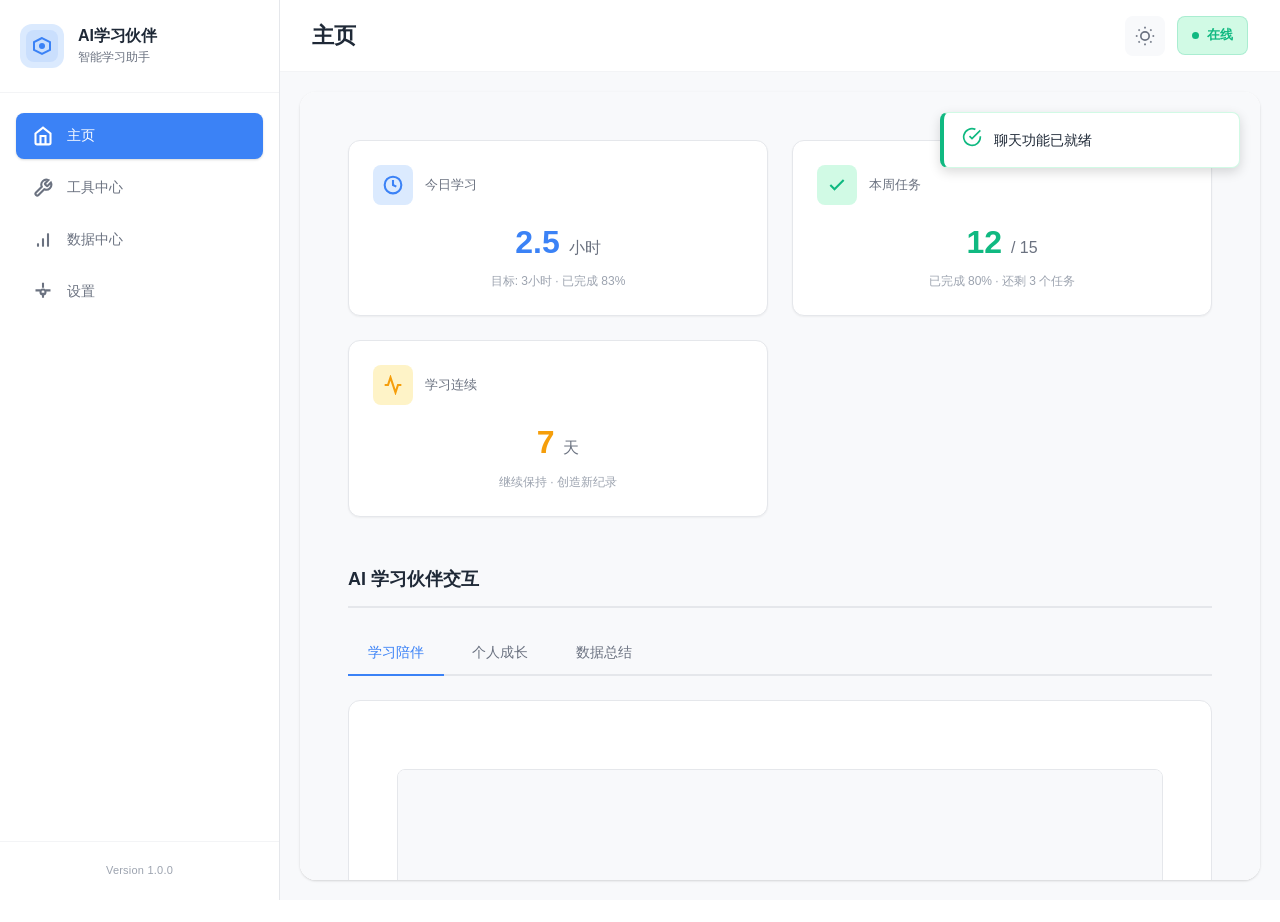
<file: index.html>
<!DOCTYPE html>
<html lang="zh-CN">
<head>
  <meta charset="UTF-8">
  <meta name="viewport" content="width=device-width, initial-scale=1.0">
  <meta name="color-scheme" content="light dark">
  <title>AI学习伙伴</title>
  <link rel="stylesheet" href="./assets/css/base.css">
  <link rel="stylesheet" href="./assets/css/app.css">
</head>
<body>
  <div class="app-shell">
    <!-- 侧边栏导航 -->
    <aside class="sidebar">
      <div class="brand">
        <div class="brand-logo">
          <svg width="32" height="32" viewBox="0 0 32 32" fill="none">
            <rect width="32" height="32" rx="8" fill="currentColor" opacity="0.1"/>
            <path d="M16 8L8 12V20L16 24L24 20V12L16 8Z" stroke="currentColor" stroke-width="2" fill="none"/>
            <circle cx="16" cy="16" r="3" fill="currentColor"/>
          </svg>
        </div>
        <div class="brand-info">
          <div class="brand-title">AI学习伙伴</div>
          <div class="brand-subtitle">智能学习助手</div>
        </div>
      </div>

      <nav class="nav">
        <button class="nav-item active" data-page="home">
          <svg class="nav-icon" viewBox="0 0 24 24" fill="none" stroke="currentColor" stroke-width="2">
            <path d="M3 9l9-7 9 7v11a2 2 0 0 1-2 2H5a2 2 0 0 1-2-2z"/>
            <polyline points="9 22 9 12 15 12 15 22"/>
          </svg>
          <span>主页</span>
        </button>
        <button class="nav-item" data-page="tools">
          <svg class="nav-icon" viewBox="0 0 24 24" fill="none" stroke="currentColor" stroke-width="2">
            <path d="M14.7 6.3a1 1 0 0 0 0 1.4l1.6 1.6a1 1 0 0 0 1.4 0l3.77-3.77a6 6 0 0 1-7.94 7.94l-6.91 6.91a2.12 2.12 0 0 1-3-3l6.91-6.91a6 6 0 0 1 7.94-7.94l-3.76 3.76z"/>
          </svg>
          <span>工具中心</span>
        </button>
        <button class="nav-item" data-page="data">
          <svg class="nav-icon" viewBox="0 0 24 24" fill="none" stroke="currentColor" stroke-width="2">
            <line x1="12" y1="20" x2="12" y2="10"/>
            <line x1="18" y1="20" x2="18" y2="4"/>
            <line x1="6" y1="20" x2="6" y2="16"/>
          </svg>
          <span>数据中心</span>
        </button>
        <button class="nav-item" data-page="settings">
          <svg class="nav-icon" viewBox="0 0 24 24" fill="none" stroke="currentColor" stroke-width="2">
            <circle cx="12" cy="12" r="3"/>
            <path d="M12 1v6m0 6v6m9-9h-6m-6 0H3"/>
          </svg>
          <span>设置</span>
        </button>
      </nav>

      <div class="sidebar-footer">
        <div class="version">Version 1.0.0</div>
      </div>
    </aside>

    <!-- 主内容区 -->
    <div class="main">
      <header class="topbar">
        <div class="topbar-left">
          <h1 class="page-title" id="page-title">主页</h1>
        </div>
        <div class="topbar-right">
          <button class="btn-icon" id="theme-toggle" title="切换主题">
            <svg class="theme-icon" viewBox="0 0 24 24" fill="none" stroke="currentColor" stroke-width="2">
              <circle cx="12" cy="12" r="5"/>
              <line x1="12" y1="1" x2="12" y2="3"/>
              <line x1="12" y1="21" x2="12" y2="23"/>
              <line x1="4.22" y1="4.22" x2="5.64" y2="5.64"/>
              <line x1="18.36" y1="18.36" x2="19.78" y2="19.78"/>
              <line x1="1" y1="12" x2="3" y2="12"/>
              <line x1="21" y1="12" x2="23" y2="12"/>
              <line x1="4.22" y1="19.78" x2="5.64" y2="18.36"/>
              <line x1="18.36" y1="5.64" x2="19.78" y2="4.22"/>
            </svg>
          </button>
          <div class="status-badge" id="status">
            <span class="status-dot"></span>
            <span>在线</span>
          </div>
        </div>
      </header>

      <main class="content">
        <div class="iframe-container">
          <iframe id="content-frame" src="./pages/home.html"></iframe>
          <div class="loading" id="loading">
            <div class="spinner"></div>
            <div class="loading-text">加载中...</div>
          </div>
        </div>
      </main>
    </div>
  </div>

  <script type="module" src="./assets/js/main.js"></script>
</body>
</html>
""
</file>
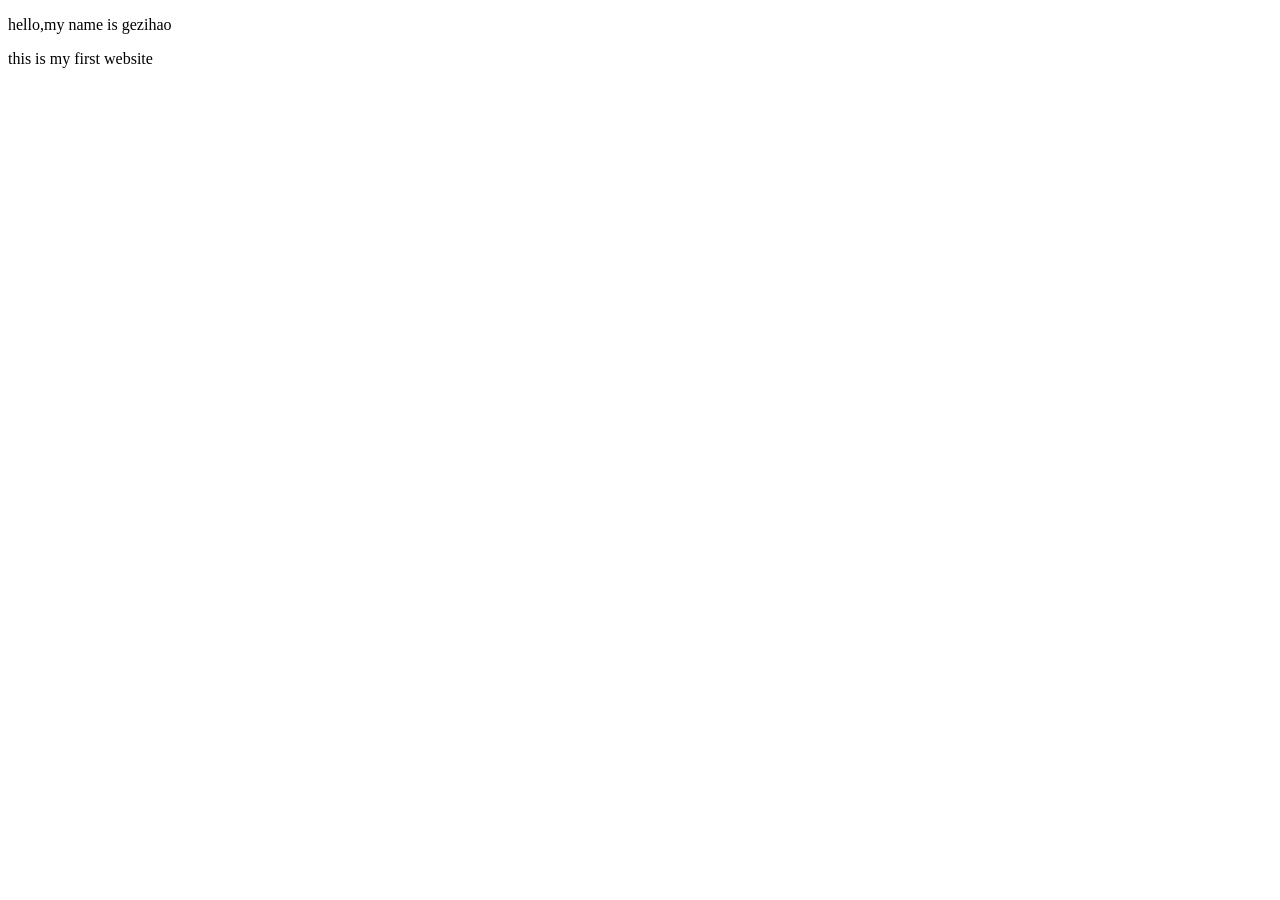
<file: test.html>
<!DOCTYPE html>
<html lang="en">
  <head>
    <meta charset="UTF-8" />
    <meta name="viewport" content="width=device-width, initial-scale=1.0" />
    <title>Document</title>
  </head>
  <body>
    <p>hello,my name is gezihao</p>
    <p>this is my first website</p>
  </body>
</html>
</file>
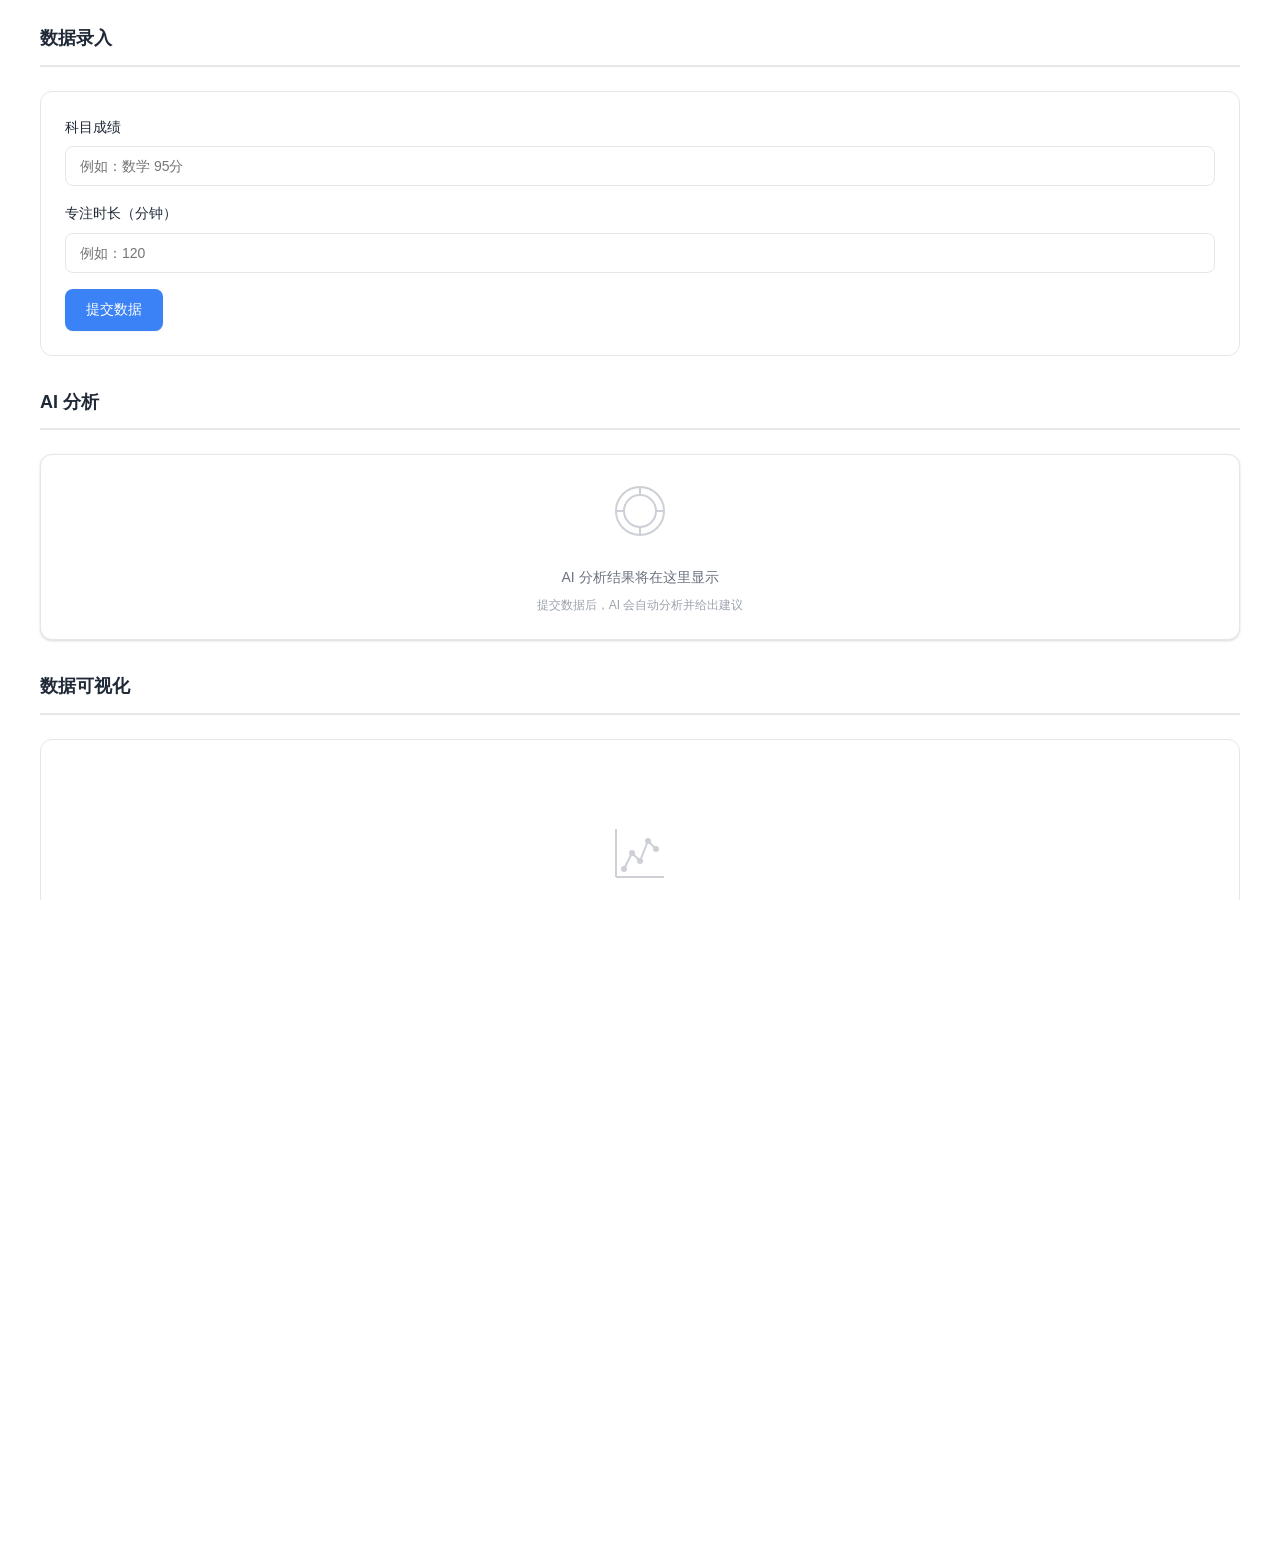
<file: pages/data.html>
<!DOCTYPE html>
<html lang="zh-CN">
<head>
  <meta charset="UTF-8">
  <meta name="viewport" content="width=device-width, initial-scale=1.0">
  <title>数据中心 - AI学习伙伴</title>
  <link rel="stylesheet" href="../assets/css/base.css">
  <link rel="stylesheet" href="../assets/css/app.css">
  <style>
    body {
      padding: var(--spacing-lg);
      overflow-y: auto;
    }

    .data-container {
      max-width: 1200px;
      margin: 0 auto;
    }

    .section {
      margin-bottom: var(--spacing-xl);
    }

    .section-title {
      font-size: 18px;
      font-weight: 600;
      margin-bottom: var(--spacing-lg);
      color: var(--text-primary);
      padding-bottom: 12px;
      border-bottom: 2px solid var(--border-color);
    }

    .data-input-area {
      background: var(--bg-primary);
      border: 1px solid var(--border-color);
      border-radius: var(--radius-lg);
      padding: var(--spacing-lg);
      margin-bottom: var(--spacing-lg);
    }

    .form-group {
      margin-bottom: var(--spacing-md);
    }

    .form-label {
      display: block;
      margin-bottom: var(--spacing-sm);
      font-size: 14px;
      font-weight: 500;
      color: var(--text-primary);
    }

    .chart-area {
      background: var(--bg-primary);
      border: 1px solid var(--border-color);
      border-radius: var(--radius-lg);
      padding: var(--spacing-lg);
      min-height: 300px;
      display: flex;
      align-items: center;
      justify-content: center;
    }

    .placeholder {
      text-align: center;
      color: var(--text-secondary);
    }

    .placeholder-icon {
      width: 64px;
      height: 64px;
      margin-bottom: var(--spacing-md);
      color: var(--text-tertiary);
      opacity: 0.5;
    }
  </style>
</head>
<body>
  <div class="data-container">
    <!-- 数据录入 -->
    <section class="section">
      <h2 class="section-title">数据录入</h2>
      <div class="data-input-area">
        <div class="form-group">
          <label class="form-label">科目成绩</label>
          <input type="text" class="input" placeholder="例如：数学 95分">
        </div>
        <div class="form-group">
          <label class="form-label">专注时长（分钟）</label>
          <input type="number" class="input" placeholder="例如：120">
        </div>
        <button class="btn btn-primary">提交数据</button>
      </div>
    </section>

    <!-- AI 分析 -->
    <section class="section">
      <h2 class="section-title">AI 分析</h2>
      <div class="card">
        <div class="placeholder">
          <svg class="placeholder-icon" viewBox="0 0 64 64" fill="none" stroke="currentColor" stroke-width="2">
            <circle cx="32" cy="32" r="24"/>
            <circle cx="32" cy="32" r="16"/>
            <line x1="32" y1="8" x2="32" y2="16"/>
            <line x1="32" y1="48" x2="32" y2="56"/>
            <line x1="8" y1="32" x2="16" y2="32"/>
            <line x1="48" y1="32" x2="56" y2="32"/>
          </svg>
          <p>AI 分析结果将在这里显示</p>
          <p style="font-size: 12px; margin-top: 8px; color: var(--text-tertiary);">提交数据后，AI 会自动分析并给出建议</p>
        </div>
      </div>
    </section>

    <!-- 数据可视化 -->
    <section class="section">
      <h2 class="section-title">数据可视化</h2>
      <div class="chart-area">
        <div class="placeholder">
          <svg class="placeholder-icon" viewBox="0 0 64 64" fill="none" stroke="currentColor" stroke-width="2">
            <line x1="8" y1="56" x2="56" y2="56"/>
            <line x1="8" y1="8" x2="8" y2="56"/>
            <polyline points="16,48 24,32 32,40 40,20 48,28"/>
            <circle cx="16" cy="48" r="2" fill="currentColor"/>
            <circle cx="24" cy="32" r="2" fill="currentColor"/>
            <circle cx="32" cy="40" r="2" fill="currentColor"/>
            <circle cx="40" cy="20" r="2" fill="currentColor"/>
            <circle cx="48" cy="28" r="2" fill="currentColor"/>
          </svg>
          <p>图表将在这里显示</p>
          <p style="font-size: 12px; margin-top: 8px; color: var(--text-tertiary);">可以使用 Chart.js 或 ECharts 实现</p>
        </div>
      </div>
    </section>

    <!-- 学习数据展示 -->
    <section class="section">
      <h2 class="section-title">学习数据展示</h2>
      <div class="grid grid-3">
        <div class="card">
          <div class="card-title">科目成绩变化</div>
          <div class="placeholder">
            <p style="font-size: 12px;">折线图展示成绩趋势</p>
          </div>
        </div>
        <div class="card">
          <div class="card-title">专注模式使用时间</div>
          <div class="placeholder">
            <p style="font-size: 12px;">柱状图展示专注时长</p>
          </div>
        </div>
        <div class="card">
          <div class="card-title">个人思考和总结</div>
          <div class="placeholder">
            <p style="font-size: 12px;">文本展示个人总结</p>
          </div>
        </div>
      </div>
    </section>

    <!-- 未来目标 -->
    <section class="section">
      <h2 class="section-title">未来目标</h2>
      <div class="card">
        <div class="placeholder">
          <svg class="placeholder-icon" viewBox="0 0 64 64" fill="none" stroke="currentColor" stroke-width="2">
            <circle cx="32" cy="32" r="24"/>
            <circle cx="32" cy="32" r="16"/>
            <circle cx="32" cy="32" r="8"/>
            <line x1="32" y1="32" x2="48" y2="20"/>
          </svg>
          <p>设置和追踪你的学习目标</p>
        </div>
      </div>
    </section>
  </div>

  <script>
    // 同步主题
    const parentTheme = window.parent.document.documentElement.getAttribute('data-theme');
    if (parentTheme) {
      document.documentElement.setAttribute('data-theme', parentTheme);
    }
  </script>
</body>
</html>
</file>
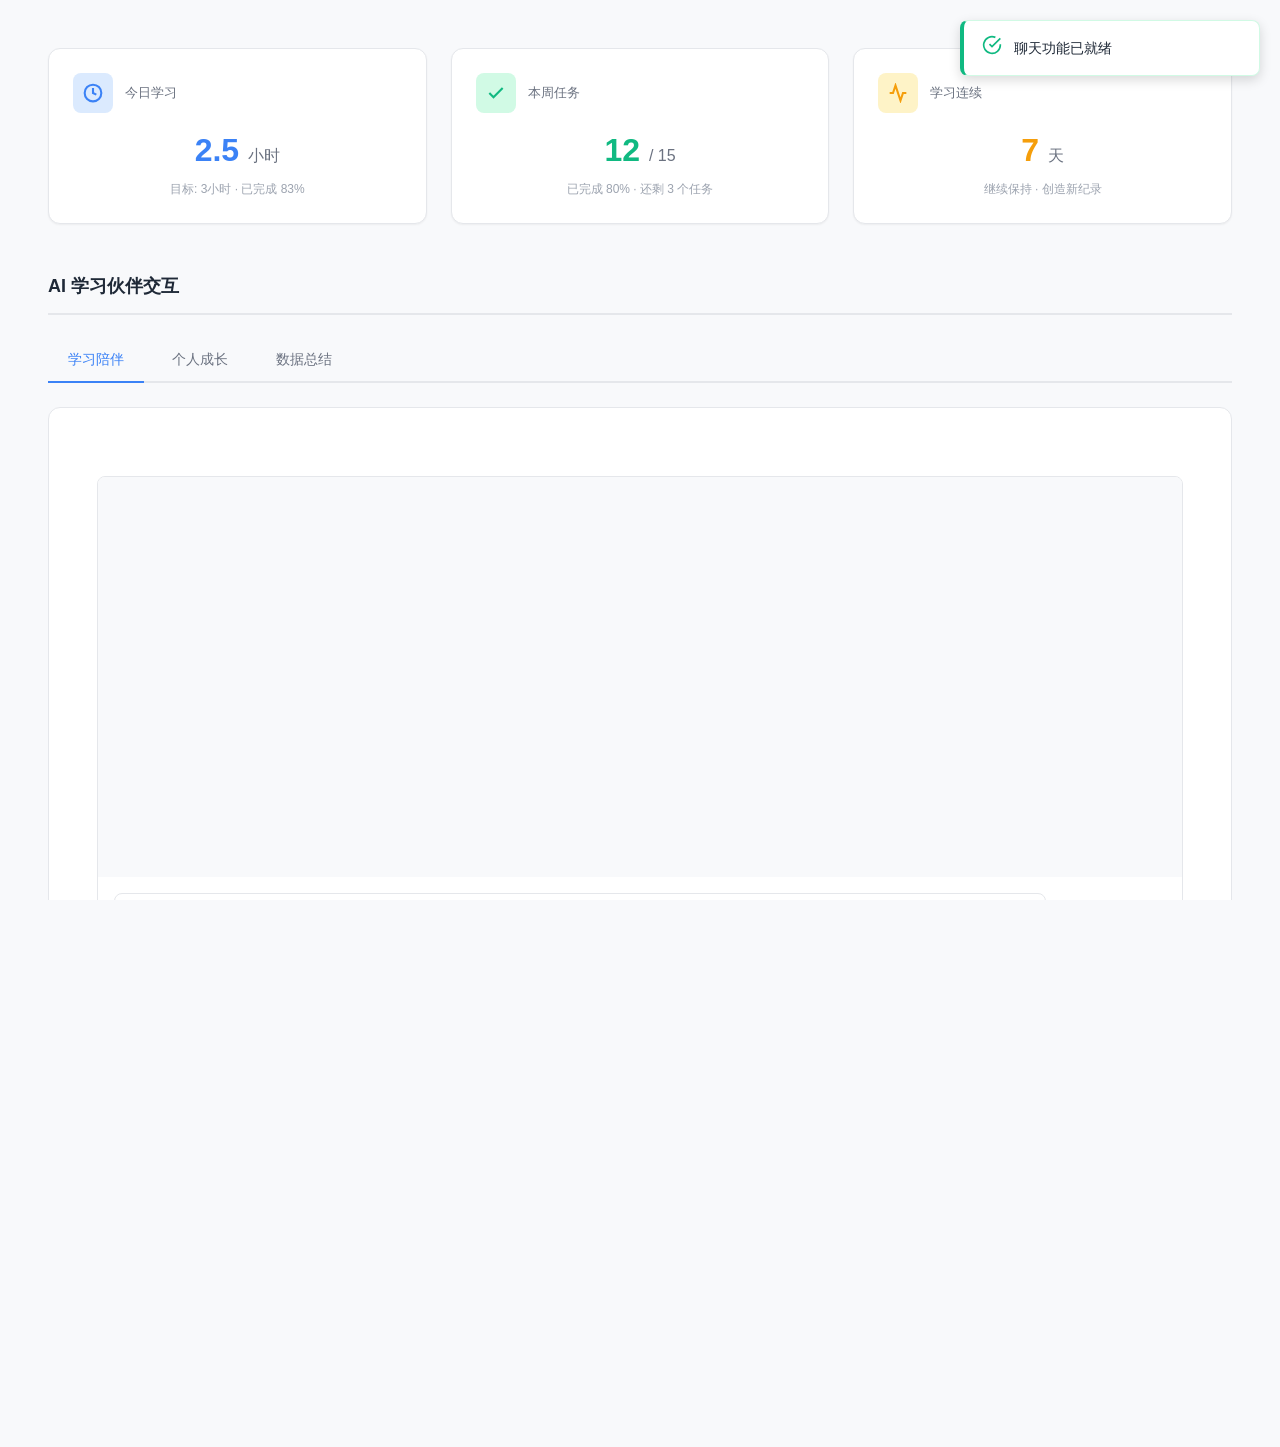
<file: pages/home.html>
<!DOCTYPE html>
<html lang="zh-CN">
<head>
  <meta charset="UTF-8">
  <meta name="viewport" content="width=device-width, initial-scale=1.0">
  <title>主页 - AI学习伙伴</title>
  <link rel="stylesheet" href="../assets/css/base.css">
  <link rel="stylesheet" href="../assets/css/app.css">
  <link rel="stylesheet" href="../assets/css/chat.css">
  <link rel="stylesheet" href="../assets/css/growth.css">
  <link rel="stylesheet" href="../assets/css/report.css">
  <style>
    body {
      padding: var(--spacing-2xl);
      overflow-y: auto;
      background: var(--bg-secondary);
    }

    .home-container {
      max-width: 1400px;
      margin: 0 auto;
    }

    .section {
      margin-bottom: var(--spacing-2xl);
    }

    .section-title {
      font-size: 18px;
      font-weight: 600;
      margin-bottom: var(--spacing-lg);
      color: var(--text-primary);
      padding-bottom: 12px;
      border-bottom: 2px solid var(--border-color);
    }

    .stats-grid {
      display: grid;
      grid-template-columns: repeat(auto-fit, minmax(280px, 1fr));
      gap: var(--spacing-lg);
      margin-bottom: var(--spacing-2xl);
    }

    .stat-card {
      background: var(--bg-primary);
      border: 1px solid var(--border-color);
      border-radius: var(--radius-lg);
      padding: var(--spacing-lg);
      transition: var(--transition-fast);
    }

    .stat-card:hover {
      box-shadow: var(--shadow-lg);
      transform: translateY(-2px);
    }

    .stat-header {
      display: flex;
      align-items: center;
      gap: 12px;
      margin-bottom: 12px;
    }

    .stat-icon {
      width: 40px;
      height: 40px;
      border-radius: var(--radius-md);
      display: flex;
      align-items: center;
      justify-content: center;
    }

    .stat-label {
      font-size: 13px;
      color: var(--text-secondary);
      font-weight: 500;
    }

    .stat-value {
      font-size: 32px;
      font-weight: 700;
      margin-bottom: 4px;
    }

    .stat-desc {
      font-size: 12px;
      color: var(--text-tertiary);
    }

    .tabs {
      display: flex;
      gap: var(--spacing-sm);
      margin-bottom: var(--spacing-lg);
      border-bottom: 2px solid var(--border-color);
    }

    .tab {
      padding: 12px 20px;
      background: none;
      border: none;
      color: var(--text-secondary);
      font-size: 14px;
      font-weight: 500;
      cursor: pointer;
      position: relative;
      transition: var(--transition-fast);
    }

    .tab:hover {
      color: var(--text-primary);
      background: var(--bg-hover);
    }

    .tab.active {
      color: var(--primary);
    }

    .tab.active::after {
      content: '';
      position: absolute;
      bottom: -2px;
      left: 0;
      right: 0;
      height: 2px;
      background: var(--primary);
    }

    .tab-content {
      display: none;
      padding: var(--spacing-2xl);
      background: var(--bg-primary);
      border-radius: var(--radius-lg);
      border: 1px solid var(--border-color);
      min-height: 400px;
    }

    .tab-content.active {
      display: block;
    }

    .placeholder {
      text-align: center;
      padding: var(--spacing-2xl);
      color: var(--text-secondary);
    }

    .placeholder-icon {
      width: 80px;
      height: 80px;
      margin: 0 auto var(--spacing-lg);
      color: var(--text-tertiary);
      opacity: 0.4;
    }

    .placeholder-title {
      font-size: 16px;
      font-weight: 600;
      margin-bottom: var(--spacing-sm);
      color: var(--text-primary);
    }

    .placeholder-desc {
      font-size: 14px;
      color: var(--text-secondary);
      line-height: 1.6;
    }
  </style>
</head>
<body>
  <div class="home-container">
    <!-- 快速概览 -->
    <div class="stats-grid">
      <div class="stat-card">
        <div class="stat-header">
          <div class="stat-icon" style="background: var(--primary-light); color: var(--primary);">
            <svg width="20" height="20" viewBox="0 0 24 24" fill="none" stroke="currentColor" stroke-width="2.5">
              <circle cx="12" cy="12" r="10"/>
              <polyline points="12 6 12 12 16 14"/>
            </svg>
          </div>
          <div class="stat-label">今日学习</div>
        </div>
        <div class="stat-value" style="color: var(--primary);">
          2.5 <span style="font-size: 16px; font-weight: 500; color: var(--text-secondary);">小时</span>
        </div>
        <div class="stat-desc">目标: 3小时 · 已完成 83%</div>
      </div>

      <div class="stat-card">
        <div class="stat-header">
          <div class="stat-icon" style="background: var(--success-light); color: var(--success);">
            <svg width="20" height="20" viewBox="0 0 24 24" fill="none" stroke="currentColor" stroke-width="2.5">
              <polyline points="20 6 9 17 4 12"/>
            </svg>
          </div>
          <div class="stat-label">本周任务</div>
        </div>
        <div class="stat-value" style="color: var(--success);">
          12 <span style="font-size: 16px; font-weight: 500; color: var(--text-secondary);">/ 15</span>
        </div>
        <div class="stat-desc">已完成 80% · 还剩 3 个任务</div>
      </div>

      <div class="stat-card">
        <div class="stat-header">
          <div class="stat-icon" style="background: var(--warning-light); color: var(--warning);">
            <svg width="20" height="20" viewBox="0 0 24 24" fill="none" stroke="currentColor" stroke-width="2.5">
              <path d="M22 12h-4l-3 9L9 3l-3 9H2"/>
            </svg>
          </div>
          <div class="stat-label">学习连续</div>
        </div>
        <div class="stat-value" style="color: var(--warning);">
          7 <span style="font-size: 16px; font-weight: 500; color: var(--text-secondary);">天</span>
        </div>
        <div class="stat-desc">继续保持 · 创造新纪录</div>
      </div>
    </div>

    <!-- AI 学习伙伴交互区 -->
    <section class="section">
      <h2 class="section-title">AI 学习伙伴交互</h2>
      
      <div class="tabs">
        <button class="tab active" data-tab="learning">学习陪伴</button>
        <button class="tab" data-tab="growth">个人成长</button>
        <button class="tab" data-tab="summary">数据总结</button>
      </div>

      <!-- 学习陪伴 -->
      <div class="tab-content active" id="learning">
        <div id="learning">
  <!-- AI对话界面 -->
  <div class="chat-container">
    <div class="chat-messages" id="chat-messages"></div>
    <div class="chat-input-area">
      <input type="text" id="user-message" placeholder="输入你的问题...">
      <button id="send-button">发送</button>
      <button id="history-button">加载历史记录</button>
    </div>
  </div>
  
  <!-- 学习辅导功能 -->
  <div class="tutor-form" id="tutor-form">
    <select id="subject-select">
      <option value="">选择学科</option>
      <option value="math">数学</option>
      <option value="physics">物理</option>
      <option value="chemistry">化学</option>
    </select>
    <input type="text" id="question-input" placeholder="输入你的问题...">
    <button id="submit-question">提交</button>
    <div class="tutor-answer" id="tutor-answer"></div>
  </div>
</div>
        <div class="placeholder">
          <svg class="placeholder-icon" viewBox="0 0 64 64" fill="none" stroke="currentColor" stroke-width="2">
            <rect x="8" y="12" width="48" height="40" rx="2"/>
            <line x1="8" y1="20" x2="56" y2="20"/>
            <line x1="16" y1="28" x2="48" y2="28"/>
            <line x1="16" y1="36" x2="48" y2="36"/>
            <line x1="16" y1="44" x2="40" y2="44"/>
          </svg>
          <div class="placeholder-title">学习陪伴功能</div>
          <div class="placeholder-desc">在这里实现 AI 对话、学习辅导等功能<br>可以添加聊天界面、问答系统等</div>
        </div>
      </div>

      <!-- 个人成长 -->
      <div class="tab-content" id="growth">
        <div id="growth">
  <!-- 成长记录 -->
  <div class="growth-form">
    <input type="date" id="growth-date" value="2024-01-01">
    <input type="text" id="growth-content" placeholder="成长内容...">
    <textarea id="growth-reflection" placeholder="心得体会..."></textarea>
    <button id="save-growth">保存</button>
  </div>
  <div class="growth-list" id="growth-list"></div>
  
  <!-- 目标管理 -->
  <div class="goal-list" id="goal-list"></div>
  <button id="add-goal">添加目标</button>
</div>
        <div class="placeholder">
          <svg class="placeholder-icon" viewBox="0 0 64 64" fill="none" stroke="currentColor" stroke-width="2">
            <path d="M32 48V32M32 32V16M32 32L20 24M32 32L44 24"/>
            <circle cx="32" cy="16" r="4"/>
            <circle cx="20" cy="24" r="4"/>
            <circle cx="44" cy="24" r="4"/>
            <circle cx="32" cy="48" r="4"/>
          </svg>
          <div class="placeholder-title">个人成长功能</div>
          <div class="placeholder-desc">在这里实现个人成长记录、目标管理等功能<br>可以添加成长轨迹、里程碑记录等</div>
        </div>
      </div>

      <!-- 数据总结 -->
      <div class="tab-content" id="summary">
        <div id="summary">
  <div class="report-controls">
    <select id="report-period">
      <option value="weekly">周报</option>
      <option value="monthly">月报</option>
    </select>
    <button id="generate-report">生成报告</button>
    <button id="export-report">导出报告</button>
  </div>
  <div class="report-stats" id="report-stats"></div>
  <div class="report-chart" id="report-chart"></div>
</div>
        <div class="placeholder">
          <svg class="placeholder-icon" viewBox="0 0 64 64" fill="none" stroke="currentColor" stroke-width="2">
            <line x1="16" y1="48" x2="16" y2="32"/>
            <line x1="32" y1="48" x2="32" y2="20"/>
            <line x1="48" y1="48" x2="48" y2="28"/>
            <polyline points="8,24 16,16 32,28 48,12 56,20"/>
          </svg>
          <div class="placeholder-title">数据总结功能（账单周月报）</div>
          <div class="placeholder-desc">在这里实现学习数据统计、周报月报生成等功能<br>可以添加图表展示、数据分析等</div>
        </div>
      </div>
    </section>
  </div>

  <script>

    // 标签页切换
    const tabs = document.querySelectorAll('.tab');
    const tabContents = document.querySelectorAll('.tab-content');

    tabs.forEach(tab => {
      tab.addEventListener('click', () => {
        const targetTab = tab.dataset.tab;

        // 更新标签状态
        tabs.forEach(t => t.classList.remove('active'));
        tab.classList.add('active');

        // 更新内容显示
        tabContents.forEach(content => {
          if (content.id === targetTab) {
            content.classList.add('active');
          } else {
            content.classList.remove('active');
          }
        });
      });
    });

    // 同步主题
    const parentTheme = window.parent.document.documentElement.getAttribute('data-theme');
    if (parentTheme) {
      document.documentElement.setAttribute('data-theme', parentTheme);
    }
  </script>
  <script type="module" src="../assets/js/chat.js"></script>
  <script type="module" src="../assets/js/growth.js"></script>
  <script type="module" src="../assets/js/report.js"></script>

</body>
</html>
</file>
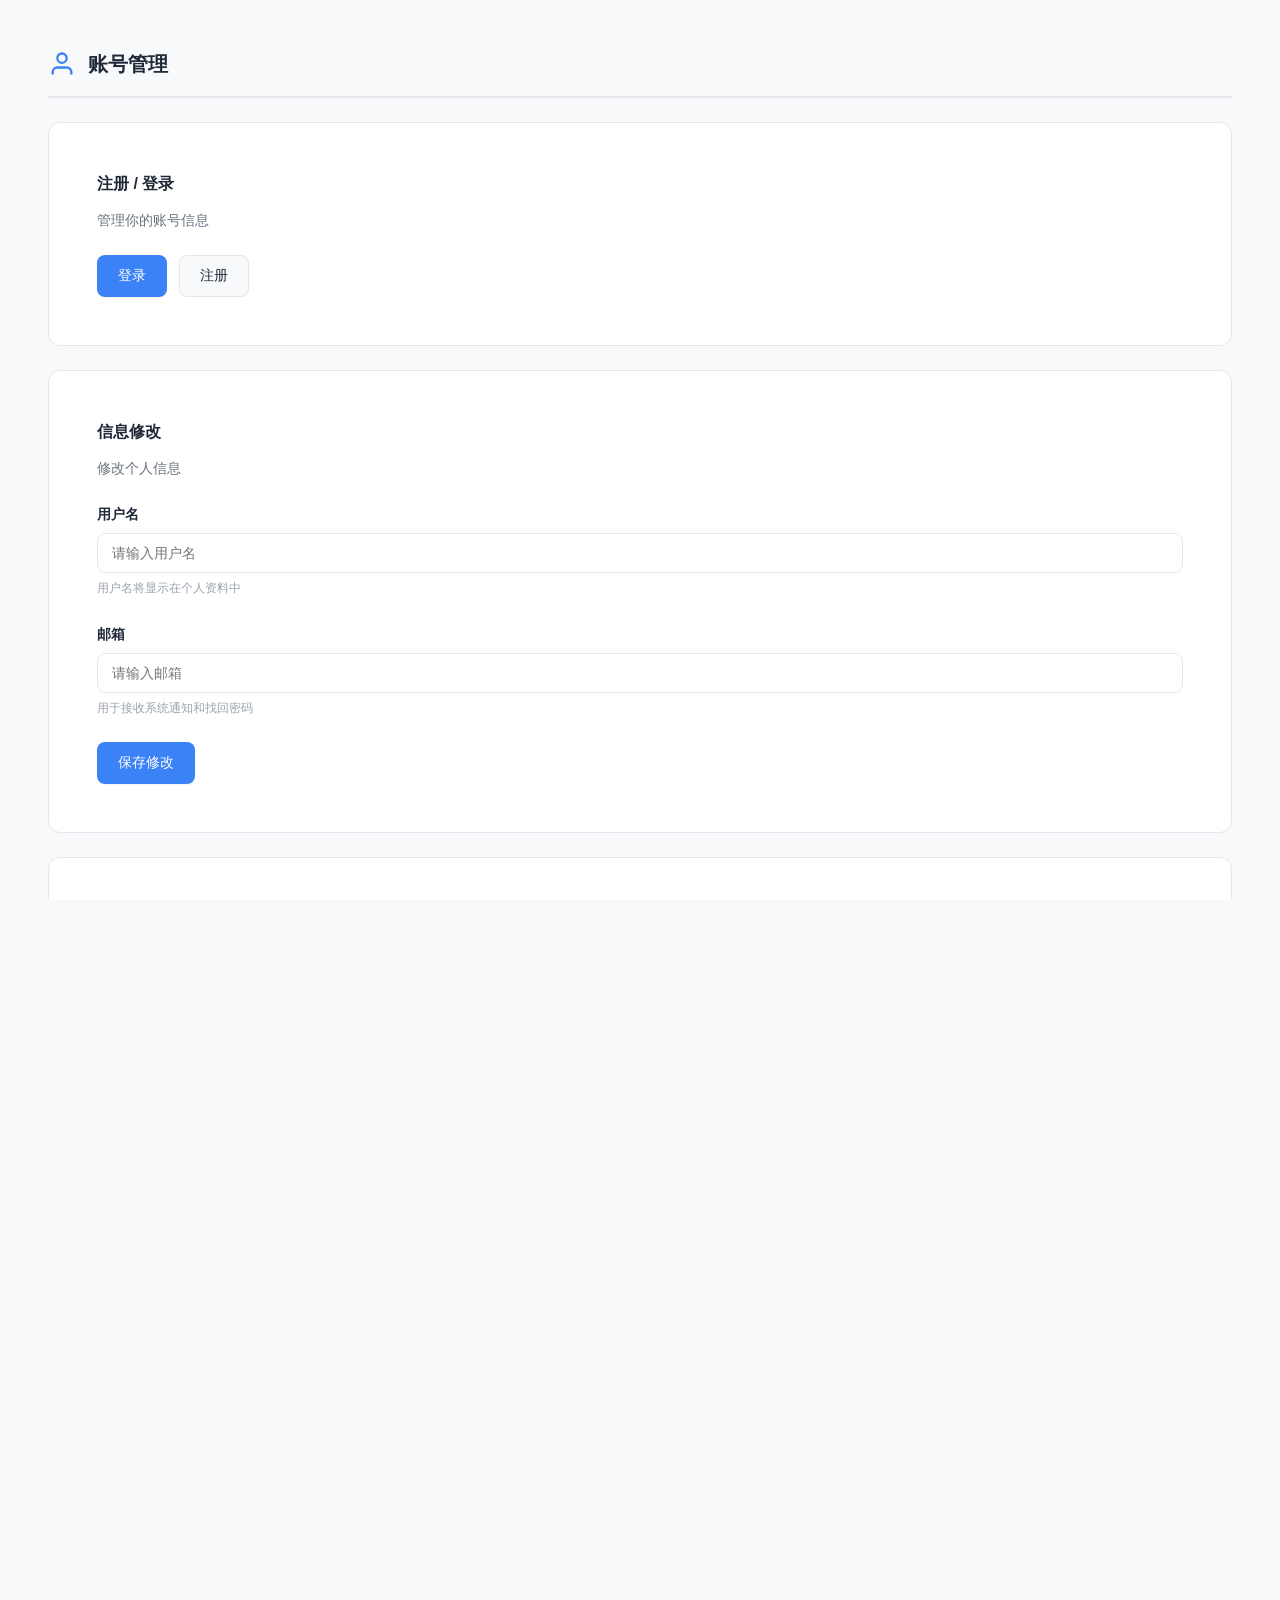
<file: pages/settings.html>
<!DOCTYPE html>
<html lang="zh-CN">
<head>
  <meta charset="UTF-8">
  <meta name="viewport" content="width=device-width, initial-scale=1.0">
  <title>设置中心 - AI学习伙伴</title>
  <link rel="stylesheet" href="../assets/css/base.css">
  <link rel="stylesheet" href="../assets/css/app.css">
  <style>
    body {
      padding: var(--spacing-2xl);
      overflow-y: auto;
      background: var(--bg-secondary);
    }

    .settings-container {
      max-width: 1200px;
      margin: 0 auto;
    }

    .section {
      margin-bottom: var(--spacing-2xl);
    }

    .section-title {
      font-size: 20px;
      font-weight: 600;
      margin-bottom: var(--spacing-lg);
      color: var(--text-primary);
      padding-bottom: 16px;
      border-bottom: 2px solid var(--border-color);
      display: flex;
      align-items: center;
      gap: 12px;
    }

    .section-icon {
      width: 28px;
      height: 28px;
      color: var(--primary);
    }

    .setting-item {
      background: var(--bg-primary);
      border: 1px solid var(--border-color);
      border-radius: var(--radius-lg);
      padding: var(--spacing-2xl);
      margin-bottom: var(--spacing-lg);
      transition: var(--transition-fast);
    }

    .setting-item:hover {
      box-shadow: var(--shadow);
    }

    .setting-header {
      display: flex;
      justify-content: space-between;
      align-items: center;
      margin-bottom: 12px;
    }

    .setting-title {
      font-size: 16px;
      font-weight: 600;
      color: var(--text-primary);
      display: flex;
      align-items: center;
      gap: 8px;
    }

    .setting-desc {
      font-size: 14px;
      color: var(--text-secondary);
      margin-bottom: var(--spacing-lg);
      line-height: 1.6;
    }

    .theme-options {
      display: grid;
      grid-template-columns: repeat(3, 1fr);
      gap: var(--spacing-lg);
    }

    .theme-option {
      padding: var(--spacing-lg);
      border: 2px solid var(--border-color);
      border-radius: var(--radius-lg);
      text-align: center;
      cursor: pointer;
      transition: var(--transition-fast);
      background: var(--bg-secondary);
    }

    .theme-option:hover {
      border-color: var(--primary);
      transform: translateY(-2px);
      box-shadow: var(--shadow);
    }

    .theme-option.active {
      border-color: var(--primary);
      background: var(--primary-light);
    }

    .theme-icon {
      width: 40px;
      height: 40px;
      margin: 0 auto 12px;
      color: var(--text-secondary);
    }

    .theme-option.active .theme-icon {
      color: var(--primary);
    }

    .theme-option-label {
      font-size: 14px;
      font-weight: 500;
      color: var(--text-primary);
    }

    .form-group {
      margin-bottom: var(--spacing-lg);
    }

    .form-label {
      display: block;
      margin-bottom: var(--spacing-sm);
      font-size: 14px;
      font-weight: 600;
      color: var(--text-primary);
    }

    .form-hint {
      font-size: 12px;
      color: var(--text-tertiary);
      margin-top: 6px;
    }
  </style>
</head>
<body>
  <div class="settings-container">
    <!-- 账号管理 -->
    <section class="section">
      <h2 class="section-title">
        <svg class="section-icon" viewBox="0 0 24 24" fill="none" stroke="currentColor" stroke-width="2">
          <path d="M20 21v-2a4 4 0 0 0-4-4H8a4 4 0 0 0-4 4v2"/>
          <circle cx="12" cy="7" r="4"/>
        </svg>
        账号管理
      </h2>

      <div class="setting-item">
        <div class="setting-header">
          <div class="setting-title">注册 / 登录</div>
        </div>
        <div class="setting-desc">管理你的账号信息</div>
        <button class="btn btn-primary">登录</button>
        <button class="btn btn-secondary" style="margin-left: 8px;">注册</button>
      </div>

      <div class="setting-item">
        <div class="setting-header">
          <div class="setting-title">信息修改</div>
        </div>
        <div class="setting-desc">修改个人信息</div>
        <div class="form-group">
          <label class="form-label">用户名</label>
          <input type="text" class="input" placeholder="请输入用户名">
          <div class="form-hint">用户名将显示在个人资料中</div>
        </div>
        <div class="form-group">
          <label class="form-label">邮箱</label>
          <input type="email" class="input" placeholder="请输入邮箱">
          <div class="form-hint">用于接收系统通知和找回密码</div>
        </div>
        <button class="btn btn-primary">保存修改</button>
      </div>

      <div class="setting-item">
        <div class="setting-header">
          <div class="setting-title">密码重置</div>
        </div>
        <div class="setting-desc">修改登录密码</div>
        <div class="form-group">
          <label class="form-label">当前密码</label>
          <input type="password" class="input" placeholder="请输入当前密码">
        </div>
        <div class="form-group">
          <label class="form-label">新密码</label>
          <input type="password" class="input" placeholder="请输入新密码">
        </div>
        <button class="btn btn-primary">修改密码</button>
      </div>
    </section>

    <!-- 主题设置 -->
    <section class="section">
      <h2 class="section-title">
        <svg class="section-icon" viewBox="0 0 24 24" fill="none" stroke="currentColor" stroke-width="2">
          <circle cx="12" cy="12" r="5"/>
          <line x1="12" y1="1" x2="12" y2="3"/>
          <line x1="12" y1="21" x2="12" y2="23"/>
          <line x1="4.22" y1="4.22" x2="5.64" y2="5.64"/>
          <line x1="18.36" y1="18.36" x2="19.78" y2="19.78"/>
          <line x1="1" y1="12" x2="3" y2="12"/>
          <line x1="21" y1="12" x2="23" y2="12"/>
          <line x1="4.22" y1="19.78" x2="5.64" y2="18.36"/>
          <line x1="18.36" y1="5.64" x2="19.78" y2="4.22"/>
        </svg>
        主题设置
      </h2>

      <div class="setting-item">
        <div class="setting-header">
          <div class="setting-title">外观主题</div>
        </div>
        <div class="setting-desc">选择你喜欢的主题风格</div>
        <div class="theme-options">
          <div class="theme-option active" data-theme="light">
            <svg class="theme-icon" viewBox="0 0 32 32" fill="none" stroke="currentColor" stroke-width="2">
              <circle cx="16" cy="16" r="6"/>
              <line x1="16" y1="2" x2="16" y2="6"/>
              <line x1="16" y1="26" x2="16" y2="30"/>
              <line x1="5.6" y1="5.6" x2="8.5" y2="8.5"/>
              <line x1="23.5" y1="23.5" x2="26.4" y2="26.4"/>
              <line x1="2" y1="16" x2="6" y2="16"/>
              <line x1="26" y1="16" x2="30" y2="16"/>
              <line x1="5.6" y1="26.4" x2="8.5" y2="23.5"/>
              <line x1="23.5" y1="8.5" x2="26.4" y2="5.6"/>
            </svg>
            <div class="theme-option-label">浅色模式</div>
          </div>
          <div class="theme-option" data-theme="dark">
            <svg class="theme-icon" viewBox="0 0 32 32" fill="none" stroke="currentColor" stroke-width="2">
              <path d="M16 2C10 2 5 7 5 13C5 19 10 24 16 24C22 24 27 19 27 13C27 12 26.9 11 26.7 10C25 11 23 12 21 12C17 12 14 9 14 5C14 4 14.3 3 14.7 2.3C15.1 2.1 15.5 2 16 2Z"/>
            </svg>
            <div class="theme-option-label">深色模式</div>
          </div>
          <div class="theme-option" data-theme="auto">
            <svg class="theme-icon" viewBox="0 0 32 32" fill="none" stroke="currentColor" stroke-width="2">
              <circle cx="16" cy="16" r="12"/>
              <path d="M16 4 A 12 12 0 0 1 16 28 Z" fill="currentColor" opacity="0.3"/>
            </svg>
            <div class="theme-option-label">跟随系统</div>
          </div>
        </div>
      </div>
    </section>

    <!-- 联调设置 -->
    <section class="section">
      <h2 class="section-title">
        <svg class="section-icon" viewBox="0 0 24 24" fill="none" stroke="currentColor" stroke-width="2">
          <circle cx="12" cy="12" r="3"/>
          <path d="M19.4 15a1.65 1.65 0 0 0 .33 1.82l.06.06a2 2 0 0 1 0 2.83 2 2 0 0 1-2.83 0l-.06-.06a1.65 1.65 0 0 0-1.82-.33 1.65 1.65 0 0 0-1 1.51V21a2 2 0 0 1-2 2 2 2 0 0 1-2-2v-.09A1.65 1.65 0 0 0 9 19.4a1.65 1.65 0 0 0-1.82.33l-.06.06a2 2 0 0 1-2.83 0 2 2 0 0 1 0-2.83l.06-.06a1.65 1.65 0 0 0 .33-1.82 1.65 1.65 0 0 0-1.51-1H3a2 2 0 0 1-2-2 2 2 0 0 1 2-2h.09A1.65 1.65 0 0 0 4.6 9a1.65 1.65 0 0 0-.33-1.82l-.06-.06a2 2 0 0 1 0-2.83 2 2 0 0 1 2.83 0l.06.06a1.65 1.65 0 0 0 1.82.33H9a1.65 1.65 0 0 0 1-1.51V3a2 2 0 0 1 2-2 2 2 0 0 1 2 2v.09a1.65 1.65 0 0 0 1 1.51 1.65 1.65 0 0 0 1.82-.33l.06-.06a2 2 0 0 1 2.83 0 2 2 0 0 1 0 2.83l-.06.06a1.65 1.65 0 0 0-.33 1.82V9a1.65 1.65 0 0 0 1.51 1H21a2 2 0 0 1 2 2 2 2 0 0 1-2 2h-.09a1.65 1.65 0 0 0-1.51 1z"/>
        </svg>
        联调设置
      </h2>

      <div class="setting-item">
        <div class="setting-header">
          <div class="setting-title">后端地址配置</div>
        </div>
        <div class="setting-desc">配置后端 API 地址</div>
        <div class="form-group">
          <label class="form-label">API Base URL</label>
          <input type="text" class="input" id="api-url" placeholder="http://127.0.0.1:5000">
          <div class="form-hint">后端服务器地址，修改后将应用到所有 API 请求</div>
        </div>
        <button class="btn btn-primary" id="save-api-url">保存配置</button>
      </div>
    </section>
  </div>

  <script type="module">
    import { getApiBaseUrl, setApiBaseUrl } from '../assets/js/config.js';

    // 同步主题
    const parentTheme = window.parent.document.documentElement.getAttribute('data-theme');
    if (parentTheme) {
      document.documentElement.setAttribute('data-theme', parentTheme);
    }

    // 主题切换
    const themeOptions = document.querySelectorAll('.theme-option');
    themeOptions.forEach(option => {
      option.addEventListener('click', () => {
        const theme = option.dataset.theme;
        
        themeOptions.forEach(opt => opt.classList.remove('active'));
        option.classList.add('active');

        if (theme === 'auto') {
          // 跟随系统
          const prefersDark = window.matchMedia('(prefers-color-scheme: dark)').matches;
          const actualTheme = prefersDark ? 'dark' : 'light';
          document.documentElement.setAttribute('data-theme', actualTheme);
          window.parent.document.documentElement.setAttribute('data-theme', actualTheme);
        } else {
          document.documentElement.setAttribute('data-theme', theme);
          window.parent.document.documentElement.setAttribute('data-theme', theme);
          localStorage.setItem('theme', theme);
        }
      });
    });

    // API 地址配置
    const apiUrlInput = document.getElementById('api-url');
    const saveApiUrlBtn = document.getElementById('save-api-url');

    // 加载当前配置
    apiUrlInput.value = getApiBaseUrl();

    // 保存配置
    saveApiUrlBtn.addEventListener('click', () => {
      const url = apiUrlInput.value.trim();
      if (url) {
        setApiBaseUrl(url);
        alert('API 地址已保存');
      }
    });
  </script>
</body>
</html>
</file>
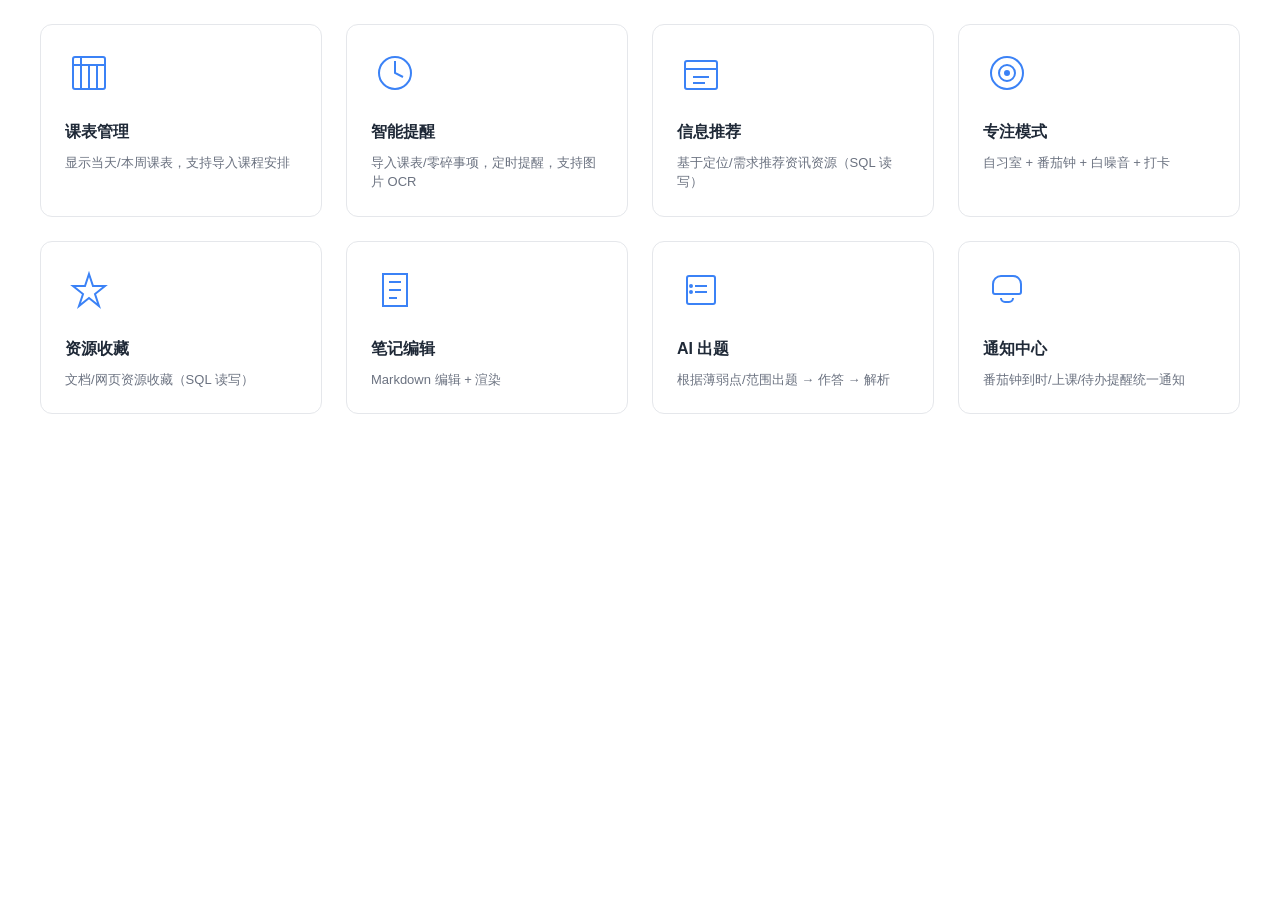
<file: pages/tools.html>
<!DOCTYPE html>
<html lang="zh-CN">
<head>
  <meta charset="UTF-8">
  <meta name="viewport" content="width=device-width, initial-scale=1.0">
  <title>工具页面 - AI学习伙伴</title>
  <link rel="stylesheet" href="../assets/css/base.css">
  <link rel="stylesheet" href="../assets/css/app.css">
  <style>
    body {
      padding: var(--spacing-lg);
      overflow-y: auto;
    }

    .tools-container {
      max-width: 1200px;
      margin: 0 auto;
    }

    .tools-grid {
      display: grid;
      grid-template-columns: repeat(auto-fill, minmax(280px, 1fr));
      gap: var(--spacing-lg);
    }

    .tool-card {
      background: var(--bg-primary);
      border: 1px solid var(--border-color);
      border-radius: var(--radius-lg);
      padding: var(--spacing-lg);
      cursor: pointer;
      transition: var(--transition);
    }

    .tool-card:hover {
      transform: translateY(-4px);
      box-shadow: 0 4px 12px var(--shadow);
      border-color: var(--primary);
    }

    .tool-icon {
      width: 48px;
      height: 48px;
      margin-bottom: var(--spacing-md);
      color: var(--primary);
    }

    .tool-title {
      font-size: 16px;
      font-weight: 600;
      margin-bottom: var(--spacing-sm);
      color: var(--text-primary);
    }

    .tool-desc {
      font-size: 13px;
      color: var(--text-secondary);
      line-height: 1.5;
    }
  </style>
</head>
<body>
  <div class="tools-container">
    <div class="tools-grid">
      <!-- 1. 课表 -->
      <div class="tool-card" onclick="parent.navigateToPage('schedule')">
        <svg class="tool-icon" viewBox="0 0 48 48" fill="none" stroke="currentColor" stroke-width="2">
          <rect x="8" y="8" width="32" height="32" rx="2"/>
          <line x1="8" y1="16" x2="40" y2="16"/>
          <line x1="16" y1="8" x2="16" y2="40"/>
          <line x1="24" y1="16" x2="24" y2="40"/>
          <line x1="32" y1="16" x2="32" y2="40"/>
        </svg>
        <div class="tool-title">课表管理</div>
        <div class="tool-desc">显示当天/本周课表，支持导入课程安排</div>
      </div>

      <!-- 2. 提醒 -->
      <div class="tool-card" onclick="alert('提醒功能待实现')">
        <svg class="tool-icon" viewBox="0 0 48 48" fill="none" stroke="currentColor" stroke-width="2">
          <circle cx="24" cy="24" r="16"/>
          <polyline points="24 12 24 24 32 28"/>
        </svg>
        <div class="tool-title">智能提醒</div>
        <div class="tool-desc">导入课表/零碎事项，定时提醒，支持图片 OCR</div>
      </div>

      <!-- 3. 信息模块 -->
      <div class="tool-card" onclick="alert('信息模块待实现')">
        <svg class="tool-icon" viewBox="0 0 48 48" fill="none" stroke="currentColor" stroke-width="2">
          <rect x="8" y="12" width="32" height="28" rx="2"/>
          <line x1="8" y1="20" x2="40" y2="20"/>
          <line x1="16" y1="28" x2="32" y2="28"/>
          <line x1="16" y1="34" x2="28" y2="34"/>
        </svg>
        <div class="tool-title">信息推荐</div>
        <div class="tool-desc">基于定位/需求推荐资讯资源（SQL 读写）</div>
      </div>

      <!-- 4. 专注模块 -->
      <div class="tool-card" onclick="alert('专注模块待实现')">
        <svg class="tool-icon" viewBox="0 0 48 48" fill="none" stroke="currentColor" stroke-width="2">
          <circle cx="24" cy="24" r="16"/>
          <circle cx="24" cy="24" r="8"/>
          <circle cx="24" cy="24" r="2" fill="currentColor"/>
        </svg>
        <div class="tool-title">专注模式</div>
        <div class="tool-desc">自习室 + 番茄钟 + 白噪音 + 打卡</div>
      </div>

      <!-- 5. 收藏 -->
      <div class="tool-card" onclick="alert('收藏功能待实现')">
        <svg class="tool-icon" viewBox="0 0 48 48" fill="none" stroke="currentColor" stroke-width="2">
          <path d="M24 8L28 20H40L30 28L34 40L24 32L14 40L18 28L8 20H20L24 8Z"/>
        </svg>
        <div class="tool-title">资源收藏</div>
        <div class="tool-desc">文档/网页资源收藏（SQL 读写）</div>
      </div>

      <!-- 6. 笔记 -->
      <div class="tool-card" onclick="alert('笔记功能待实现')">
        <svg class="tool-icon" viewBox="0 0 48 48" fill="none" stroke="currentColor" stroke-width="2">
          <path d="M12 8H36V40H12V8Z"/>
          <line x1="18" y1="16" x2="30" y2="16"/>
          <line x1="18" y1="24" x2="30" y2="24"/>
          <line x1="18" y1="32" x2="26" y2="32"/>
        </svg>
        <div class="tool-title">笔记编辑</div>
        <div class="tool-desc">Markdown 编辑 + 渲染</div>
      </div>

      <!-- 7. AI 出题 -->
      <div class="tool-card" onclick="alert('AI 出题功能待实现')">
        <svg class="tool-icon" viewBox="0 0 48 48" fill="none" stroke="currentColor" stroke-width="2">
          <rect x="10" y="10" width="28" height="28" rx="2"/>
          <line x1="18" y1="20" x2="30" y2="20"/>
          <line x1="18" y1="26" x2="30" y2="26"/>
          <circle cx="14" cy="20" r="1" fill="currentColor"/>
          <circle cx="14" cy="26" r="1" fill="currentColor"/>
        </svg>
        <div class="tool-title">AI 出题</div>
        <div class="tool-desc">根据薄弱点/范围出题 → 作答 → 解析</div>
      </div>

      <!-- 8. 通知 -->
      <div class="tool-card" onclick="alert('通知功能待实现')">
        <svg class="tool-icon" viewBox="0 0 48 48" fill="none" stroke="currentColor" stroke-width="2">
          <path d="M18 32C18 34.2091 19.7909 36 22 36H26C28.2091 36 30 34.2091 30 32"/>
          <path d="M12 28H36C36 28 38 28 38 26V18C38 13.5817 34.4183 10 30 10H18C13.5817 10 10 13.5817 10 18V26C10 28 12 28 12 28Z"/>
        </svg>
        <div class="tool-title">通知中心</div>
        <div class="tool-desc">番茄钟到时/上课/待办提醒统一通知</div>
      </div>
    </div>
  </div>

  <script>
    // 同步主题
    const parentTheme = window.parent.document.documentElement.getAttribute('data-theme');
    if (parentTheme) {
      document.documentElement.setAttribute('data-theme', parentTheme);
    }
  </script>
</body>
</html>
</file>
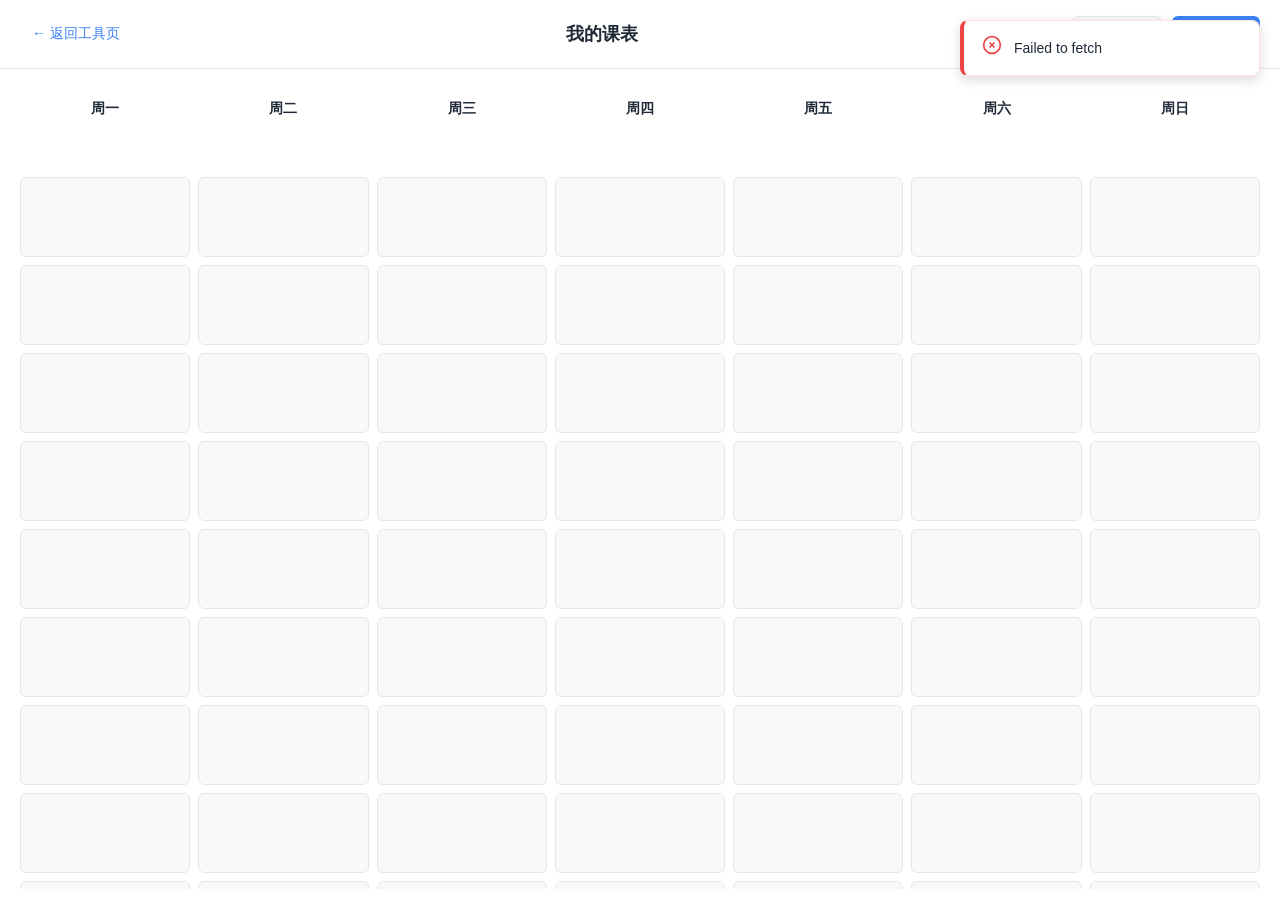
<file: pages/tools/schedule.html>
<!DOCTYPE html>
<html lang="zh-CN">
<head>
  <meta charset="UTF-8">
  <meta name="viewport" content="width=device-width, initial-scale=1.0">
  <title>课表管理</title>
  <link rel="stylesheet" href="../../assets/css/base.css">
  <link rel="stylesheet" href="../../assets/css/schedule.css">
</head>
<body>
  <!-- 页面头部 -->
  <header class="schedule-header-wrap">
    <button class="back-btn" onclick="parent.navigateToPage('tools')">← 返回工具页</button>
    <h2>我的课表</h2>
    <div class="header-btns">
      <!-- 【必填元素】导入课表按钮 -->
      <button id="importScheduleBtn" class="btn-secondary">导入课表</button>
      <!-- 【必填元素】添加课程按钮 -->
      <button id="addCourseBtn" class="btn-primary">添加课程</button>
    </div>
  </header>

  <!-- 【必填元素】周课表网格（7列×时间段行） -->
  <main class="schedule-main">
    <div class="schedule-grid">
      <!-- 表头：周一到周日7列 -->
      <div class="schedule-header">周一</div>
      <div class="schedule-header">周二</div>
      <div class="schedule-header">周三</div>
      <div class="schedule-header">周四</div>
      <div class="schedule-header">周五</div>
      <div class="schedule-header">周六</div>
      <div class="schedule-header">周日</div>

      <!-- 课表单元格：12节课 -->
      <!-- 第1节 -->
      <div class="schedule-cell" data-week="1" data-section="1"></div>
      <div class="schedule-cell" data-week="2" data-section="1"></div>
      <div class="schedule-cell" data-week="3" data-section="1"></div>
      <div class="schedule-cell" data-week="4" data-section="1"></div>
      <div class="schedule-cell" data-week="5" data-section="1"></div>
      <div class="schedule-cell" data-week="6" data-section="1"></div>
      <div class="schedule-cell" data-week="7" data-section="1"></div>

      <!-- 第2节 -->
      <div class="schedule-cell" data-week="1" data-section="2"></div>
      <div class="schedule-cell" data-week="2" data-section="2"></div>
      <div class="schedule-cell" data-week="3" data-section="2"></div>
      <div class="schedule-cell" data-week="4" data-section="2"></div>
      <div class="schedule-cell" data-week="5" data-section="2"></div>
      <div class="schedule-cell" data-week="6" data-section="2"></div>
      <div class="schedule-cell" data-week="7" data-section="2"></div>

      <!-- 第3节 -->
      <div class="schedule-cell" data-week="1" data-section="3"></div>
      <div class="schedule-cell" data-week="2" data-section="3"></div>
      <div class="schedule-cell" data-week="3" data-section="3"></div>
      <div class="schedule-cell" data-week="4" data-section="3"></div>
      <div class="schedule-cell" data-week="5" data-section="3"></div>
      <div class="schedule-cell" data-week="6" data-section="3"></div>
      <div class="schedule-cell" data-week="7" data-section="3"></div>

      <!-- 第4节 -->
      <div class="schedule-cell" data-week="1" data-section="4"></div>
      <div class="schedule-cell" data-week="2" data-section="4"></div>
      <div class="schedule-cell" data-week="3" data-section="4"></div>
      <div class="schedule-cell" data-week="4" data-section="4"></div>
      <div class="schedule-cell" data-week="5" data-section="4"></div>
      <div class="schedule-cell" data-week="6" data-section="4"></div>
      <div class="schedule-cell" data-week="7" data-section="4"></div>

      <!-- 第5节 -->
      <div class="schedule-cell" data-week="1" data-section="5"></div>
      <div class="schedule-cell" data-week="2" data-section="5"></div>
      <div class="schedule-cell" data-week="3" data-section="5"></div>
      <div class="schedule-cell" data-week="4" data-section="5"></div>
      <div class="schedule-cell" data-week="5" data-section="5"></div>
      <div class="schedule-cell" data-week="6" data-section="5"></div>
      <div class="schedule-cell" data-week="7" data-section="5"></div>

      <!-- 第6节 -->
      <div class="schedule-cell" data-week="1" data-section="6"></div>
      <div class="schedule-cell" data-week="2" data-section="6"></div>
      <div class="schedule-cell" data-week="3" data-section="6"></div>
      <div class="schedule-cell" data-week="4" data-section="6"></div>
      <div class="schedule-cell" data-week="5" data-section="6"></div>
      <div class="schedule-cell" data-week="6" data-section="6"></div>
      <div class="schedule-cell" data-week="7" data-section="6"></div>

      <!-- 第7节 -->
      <div class="schedule-cell" data-week="1" data-section="7"></div>
      <div class="schedule-cell" data-week="2" data-section="7"></div>
      <div class="schedule-cell" data-week="3" data-section="7"></div>
      <div class="schedule-cell" data-week="4" data-section="7"></div>
      <div class="schedule-cell" data-week="5" data-section="7"></div>
      <div class="schedule-cell" data-week="6" data-section="7"></div>
      <div class="schedule-cell" data-week="7" data-section="7"></div>

      <!-- 第8节 -->
      <div class="schedule-cell" data-week="1" data-section="8"></div>
      <div class="schedule-cell" data-week="2" data-section="8"></div>
      <div class="schedule-cell" data-week="3" data-section="8"></div>
      <div class="schedule-cell" data-week="4" data-section="8"></div>
      <div class="schedule-cell" data-week="5" data-section="8"></div>
      <div class="schedule-cell" data-week="6" data-section="8"></div>
      <div class="schedule-cell" data-week="7" data-section="8"></div>

      <!-- 第9节 -->
      <div class="schedule-cell" data-week="1" data-section="9"></div>
      <div class="schedule-cell" data-week="2" data-section="9"></div>
      <div class="schedule-cell" data-week="3" data-section="9"></div>
      <div class="schedule-cell" data-week="4" data-section="9"></div>
      <div class="schedule-cell" data-week="5" data-section="9"></div>
      <div class="schedule-cell" data-week="6" data-section="9"></div>
      <div class="schedule-cell" data-week="7" data-section="9"></div>

      <!-- 第10节 -->
      <div class="schedule-cell" data-week="1" data-section="10"></div>
      <div class="schedule-cell" data-week="2" data-section="10"></div>
      <div class="schedule-cell" data-week="3" data-section="10"></div>
      <div class="schedule-cell" data-week="4" data-section="10"></div>
      <div class="schedule-cell" data-week="5" data-section="10"></div>
      <div class="schedule-cell" data-week="6" data-section="10"></div>
      <div class="schedule-cell" data-week="7" data-section="10"></div>

      <!-- 第11节 -->
      <div class="schedule-cell" data-week="1" data-section="11"></div>
      <div class="schedule-cell" data-week="2" data-section="11"></div>
      <div class="schedule-cell" data-week="3" data-section="11"></div>
      <div class="schedule-cell" data-week="4" data-section="11"></div>
      <div class="schedule-cell" data-week="5" data-section="11"></div>
      <div class="schedule-cell" data-week="6" data-section="11"></div>
      <div class="schedule-cell" data-week="7" data-section="11"></div>

      <!-- 第12节 -->
      <div class="schedule-cell" data-week="1" data-section="12"></div>
      <div class="schedule-cell" data-week="2" data-section="12"></div>
      <div class="schedule-cell" data-week="3" data-section="12"></div>
      <div class="schedule-cell" data-week="4" data-section="12"></div>
      <div class="schedule-cell" data-week="5" data-section="12"></div>
      <div class="schedule-cell" data-week="6" data-section="12"></div>
      <div class="schedule-cell" data-week="7" data-section="12"></div>
    </div>
  </main>

  <!-- 【必填元素】课程详情弹窗（添加/编辑课程用） -->
  <div id="courseFormModal" class="modal-wrap">
    <div class="modal-content small-modal">
      <div class="modal-header">
        <h3 id="formTitle">添加课程</h3>
        <button id="closeFormBtn" class="btn-close">×</button>
      </div>
      <!-- 【必填类名】schedule-form 课程表单 -->
      <form id="courseForm" class="schedule-form">
        <div class="form-item">
          <label>课程名称 <span style="color:red">*</span></label>
          <input type="text" name="courseName" placeholder="请输入课程名称" required>
        </div>
        <div class="form-row">
          <div class="form-item">
            <label>星期 <span style="color:red">*</span></label>
            <select name="week" required>
              <option value="1">周一</option>
              <option value="2">周二</option>
              <option value="3">周三</option>
              <option value="4">周四</option>
              <option value="5">周五</option>
              <option value="6">周六</option>
              <option value="7">周日</option>
            </select>
          </div>
          <div class="form-item">
            <label>开始节数 <span style="color:red">*</span></label>
            <input type="number" name="startSection" min="1" max="12" placeholder="1" required>
          </div>
          <div class="form-item">
            <label>结束节数 <span style="color:red">*</span></label>
            <input type="number" name="endSection" min="1" max="12" placeholder="2" required>
          </div>
        </div>
        <div class="form-row">
          <div class="form-item">
            <label>上课地点</label>
            <input type="text" name="location" placeholder="如：教一101">
          </div>
          <div class="form-item">
            <label>授课老师</label>
            <input type="text" name="teacher" placeholder="如：张老师">
          </div>
        </div>
        <div class="form-btns">
          <button type="button" id="deleteCourseBtn" class="btn-danger" style="display:none;">删除课程</button>
          <button type="button" id="cancelFormBtn" class="btn-secondary">取消</button>
          <button type="submit" class="btn-primary">保存</button>
        </div>
      </form>
    </div>
  </div>

  <!-- 导入课表弹窗 -->
  <div id="importScheduleModal" class="modal-wrap">
    <div class="modal-content small-modal">
      <div class="modal-header">
        <h3>导入课表</h3>
        <button id="closeImportBtn" class="btn-close">×</button>
      </div>
      <div class="import-content">
        <div class="import-item">
          <p>Excel文件导入</p>
          <input type="file" id="excelFileInput" accept=".xlsx,.xls">
        </div>
        <div class="import-item">
          <p>图片导入（OCR识别）</p>
          <input type="file" id="imageFileInput" accept="image/*">
        </div>
        <div class="form-btns">
          <button id="cancelImportBtn" class="btn-secondary">取消</button>
          <button id="confirmImportBtn" class="btn-primary">确认导入</button>
        </div>
      </div>
    </div>
  </div>

  <script type="module">
    // 同步主题
    const parentTheme = window.parent.document.documentElement.getAttribute('data-theme');
    if (parentTheme) {
      document.documentElement.setAttribute('data-theme', parentTheme);
    }
  </script>
  <script type="module" src="../../assets/js/schedule.js"></script>
</body>
</html>
</file>
<file: assets/css/base.css>
/* ==================== 全局变量 ==================== */
:root {
  /* 颜色系统 - 浅色模式 */
  --bg-primary: #ffffff;
  --bg-secondary: #f8f9fb;
  --bg-tertiary: #eef1f6;
  --bg-hover: #f0f2f5;
  --text-primary: #1f2937;
  --text-secondary: #6b7280;
  --text-tertiary: #9ca3af;
  --border-color: #e5e7eb;
  --border-light: #f3f4f6;
  --shadow-sm: 0 1px 2px 0 rgba(0, 0, 0, 0.05);
  --shadow: 0 1px 3px 0 rgba(0, 0, 0, 0.1), 0 1px 2px 0 rgba(0, 0, 0, 0.06);
  --shadow-lg: 0 10px 15px -3px rgba(0, 0, 0, 0.1), 0 4px 6px -2px rgba(0, 0, 0, 0.05);
  
  /* 主题色 */
  --primary: #3b82f6;
  --primary-hover: #2563eb;
  --primary-light: #dbeafe;
  --success: #10b981;
  --success-light: #d1fae5;
  --warning: #f59e0b;
  --warning-light: #fef3c7;
  --danger: #ef4444;
  --danger-light: #fee2e2;
  
  /* 间距 */
  --spacing-xs: 4px;
  --spacing-sm: 8px;
  --spacing-md: 16px;
  --spacing-lg: 24px;
  --spacing-xl: 32px;
  --spacing-2xl: 48px;
  
  /* 圆角 */
  --radius-sm: 6px;
  --radius-md: 8px;
  --radius-lg: 12px;
  --radius-xl: 16px;
  --radius-full: 9999px;
  
  /* 过渡 */
  --transition-fast: all 0.15s ease;
  --transition: all 0.2s ease;
  --transition-slow: all 0.3s ease;
}

/* 深色模式 */
[data-theme="dark"] {
  --bg-primary: #111827;
  --bg-secondary: #1f2937;
  --bg-tertiary: #374151;
  --bg-hover: #2d3748;
  --text-primary: #f9fafb;
  --text-secondary: #d1d5db;
  --text-tertiary: #9ca3af;
  --border-color: #374151;
  --border-light: #2d3748;
  --shadow-sm: 0 1px 2px 0 rgba(0, 0, 0, 0.3);
  --shadow: 0 1px 3px 0 rgba(0, 0, 0, 0.4), 0 1px 2px 0 rgba(0, 0, 0, 0.3);
  --shadow-lg: 0 10px 15px -3px rgba(0, 0, 0, 0.5), 0 4px 6px -2px rgba(0, 0, 0, 0.4);
}

/* ==================== 重置样式 ==================== */
* {
  margin: 0;
  padding: 0;
  box-sizing: border-box;
}

html, body {
  width: 100%;
  height: 100%;
  overflow: hidden;
}

body {
  font-family: -apple-system, BlinkMacSystemFont, "Segoe UI", Roboto, "Helvetica Neue", Arial, "Noto Sans", sans-serif, "Apple Color Emoji", "Segoe UI Emoji", "Segoe UI Symbol", "Noto Color Emoji";
  font-size: 14px;
  line-height: 1.6;
  color: var(--text-primary);
  background: var(--bg-primary);
  transition: var(--transition);
  -webkit-font-smoothing: antialiased;
  -moz-osx-font-smoothing: grayscale;
}

button {
  font-family: inherit;
  cursor: pointer;
  border: none;
  background: none;
  outline: none;
}

a {
  color: inherit;
  text-decoration: none;
}

/* ==================== 通用工具类 ==================== */
.sr-only {
  position: absolute;
  width: 1px;
  height: 1px;
  padding: 0;
  margin: -1px;
  overflow: hidden;
  clip: rect(0, 0, 0, 0);
  white-space: nowrap;
  border: 0;
}

/* 滚动条样式 */
::-webkit-scrollbar {
  width: 8px;
  height: 8px;
}

::-webkit-scrollbar-track {
  background: var(--bg-secondary);
}

::-webkit-scrollbar-thumb {
  background: var(--border-color);
  border-radius: var(--radius-full);
}

::-webkit-scrollbar-thumb:hover {
  background: var(--text-tertiary);
}
</file>
<file: assets/css/app.css>
/* ==================== 应用布局 ==================== */
.app-shell {
  display: flex;
  width: 100%;
  height: 100vh;
  overflow: hidden;
}

/* ==================== 侧边栏 ==================== */
.sidebar {
  width: 280px;
  background: var(--bg-primary);
  border-right: 1px solid var(--border-color);
  display: flex;
  flex-direction: column;
  transition: var(--transition);
}

.brand {
  padding: 24px 20px;
  display: flex;
  align-items: center;
  gap: 14px;
  border-bottom: 1px solid var(--border-light);
  background: var(--bg-primary);
}

.brand-logo {
  width: 44px;
  height: 44px;
  display: flex;
  align-items: center;
  justify-content: center;
  color: var(--primary);
  flex-shrink: 0;
  background: var(--primary-light);
  border-radius: var(--radius-lg);
}

.brand-info {
  flex: 1;
  min-width: 0;
}

.brand-title {
  font-size: 16px;
  font-weight: 600;
  color: var(--text-primary);
  line-height: 1.3;
  letter-spacing: -0.01em;
}

.brand-subtitle {
  font-size: 12px;
  color: var(--text-secondary);
  line-height: 1.4;
  margin-top: 2px;
}

/* 导航 */
.nav {
  flex: 1;
  padding: 20px 16px;
  display: flex;
  flex-direction: column;
  gap: 6px;
  overflow-y: auto;
}

.nav-item {
  display: flex;
  align-items: center;
  gap: 14px;
  padding: 12px 16px;
  border-radius: var(--radius-md);
  color: var(--text-secondary);
  transition: var(--transition-fast);
  font-size: 14px;
  font-weight: 500;
  width: 100%;
  text-align: left;
  position: relative;
  border: 1px solid transparent;
}

.nav-item:hover {
  background: var(--bg-hover);
  color: var(--text-primary);
  border-color: var(--border-light);
}

.nav-item.active {
  background: var(--primary);
  color: white;
  box-shadow: var(--shadow);
}

.nav-item.active:hover {
  background: var(--primary-hover);
  border-color: transparent;
}

.nav-icon {
  width: 20px;
  height: 20px;
  flex-shrink: 0;
  stroke-width: 2.5;
}

.sidebar-footer {
  padding: 20px;
  border-top: 1px solid var(--border-light);
  text-align: center;
  color: var(--text-tertiary);
  font-size: 11px;
  background: var(--bg-primary);
  font-weight: 500;
  letter-spacing: 0.02em;
}

/* ==================== 主内容区 ==================== */
.main {
  flex: 1;
  display: flex;
  flex-direction: column;
  overflow: hidden;
}

/* 顶栏 */
.topbar {
  height: 72px;
  background: var(--bg-primary);
  border-bottom: 1px solid var(--border-light);
  display: flex;
  align-items: center;
  justify-content: space-between;
  padding: 0 32px;
  box-shadow: var(--shadow-sm);
}

.page-title {
  font-size: 22px;
  font-weight: 600;
  color: var(--text-primary);
  letter-spacing: -0.02em;
}

.topbar-right {
  display: flex;
  align-items: center;
  gap: 12px;
}

.btn-icon {
  width: 40px;
  height: 40px;
  border-radius: var(--radius-md);
  display: flex;
  align-items: center;
  justify-content: center;
  background: var(--bg-secondary);
  transition: var(--transition-fast);
  color: var(--text-secondary);
  border: 1px solid transparent;
}

.btn-icon:hover {
  background: var(--bg-hover);
  color: var(--text-primary);
  border-color: var(--border-color);
  box-shadow: var(--shadow-sm);
}

.theme-icon {
  width: 20px;
  height: 20px;
}

.status-badge {
  display: flex;
  align-items: center;
  gap: 8px;
  padding: 8px 14px;
  border-radius: var(--radius-md);
  background: var(--success-light);
  color: var(--success);
  font-size: 13px;
  font-weight: 600;
  border: 1px solid rgba(16, 185, 129, 0.2);
}

.status-dot {
  width: 7px;
  height: 7px;
  border-radius: 50%;
  background: var(--success);
  box-shadow: 0 0 0 2px var(--success-light);
  animation: pulse 2s ease-in-out infinite;
}

@keyframes pulse {
  0%, 100% { 
    opacity: 1;
    transform: scale(1);
  }
  50% { 
    opacity: 0.7;
    transform: scale(0.95);
  }
}

/* 内容区 */
.content {
  flex: 1;
  overflow: hidden;
  background: var(--bg-secondary);
  padding: 20px;
}

.iframe-container {
  width: 100%;
  height: 100%;
  position: relative;
  border-radius: var(--radius-xl);
  overflow: hidden;
  box-shadow: var(--shadow);
  background: var(--bg-primary);
}

#content-frame {
  width: 100%;
  height: 100%;
  border: none;
  background: var(--bg-primary);
}

/* 加载动画 */
.loading {
  position: absolute;
  top: 0;
  left: 0;
  right: 0;
  bottom: 0;
  display: flex;
  flex-direction: column;
  align-items: center;
  justify-content: center;
  background: var(--bg-primary);
  z-index: 10;
  gap: var(--spacing-md);
}

.loading[hidden] {
  display: none !important;
}

.spinner {
  width: 40px;
  height: 40px;
  border: 4px solid var(--border-color);
  border-top-color: var(--primary);
  border-radius: 50%;
  animation: spin 0.8s linear infinite;
}

@keyframes spin {
  to { transform: rotate(360deg); }
}

.loading-text {
  color: var(--text-secondary);
  font-size: 14px;
}

/* ==================== 通用组件 ==================== */
/* 按钮 */
.btn {
  padding: 11px 20px;
  border-radius: var(--radius-md);
  font-size: 14px;
  font-weight: 500;
  transition: var(--transition-fast);
  display: inline-flex;
  align-items: center;
  gap: var(--spacing-sm);
  border: 1px solid transparent;
  cursor: pointer;
}

.btn-primary {
  background: var(--primary);
  color: white;
  box-shadow: var(--shadow-sm);
}

.btn-primary:hover {
  background: var(--primary-hover);
  box-shadow: var(--shadow);
  transform: translateY(-1px);
}

.btn-primary:active {
  transform: translateY(0);
}

.btn-secondary {
  background: var(--bg-secondary);
  color: var(--text-primary);
  border-color: var(--border-color);
}

.btn-secondary:hover {
  background: var(--bg-hover);
  border-color: var(--text-tertiary);
}

/* 卡片 */
.card {
  background: var(--bg-primary);
  border: 1px solid var(--border-color);
  border-radius: var(--radius-lg);
  padding: var(--spacing-lg);
  box-shadow: var(--shadow);
  transition: var(--transition-fast);
}

.card:hover {
  box-shadow: var(--shadow-lg);
}

.card-title {
  font-size: 16px;
  font-weight: 600;
  margin-bottom: var(--spacing-md);
  color: var(--text-primary);
  letter-spacing: -0.01em;
}

/* 输入框 */
.input {
  width: 100%;
  padding: 11px 14px;
  border: 1px solid var(--border-color);
  border-radius: var(--radius-md);
  background: var(--bg-primary);
  color: var(--text-primary);
  font-size: 14px;
  transition: var(--transition-fast);
}

.input:hover {
  border-color: var(--text-tertiary);
}

.input:focus {
  outline: none;
  border-color: var(--primary);
  box-shadow: 0 0 0 3px var(--primary-light);
}

/* 网格布局 */
.grid {
  display: grid;
  gap: var(--spacing-lg);
}

.grid-2 {
  grid-template-columns: repeat(2, 1fr);
}

.grid-3 {
  grid-template-columns: repeat(3, 1fr);
}

.grid-4 {
  grid-template-columns: repeat(4, 1fr);
}

/* 响应式 */
@media (max-width: 1024px) {
  .sidebar {
    width: 240px;
  }
  
  .topbar {
    padding: 0 20px;
  }
  
  .content {
    padding: 16px;
  }
}

@media (max-width: 768px) {
  .sidebar {
    width: 200px;
  }
  
  .brand {
    padding: 16px;
  }
  
  .nav {
    padding: 12px 8px;
  }
  
  .topbar {
    height: 60px;
    padding: 0 16px;
  }
  
  .page-title {
    font-size: 18px;
  }
  
  .content {
    padding: 12px;
  }
  
  .grid-2,
  .grid-3,
  .grid-4 {
    grid-template-columns: 1fr;
  }
}
</file>
<file: assets/css/chat.css>
/* assets/css/chat.css */
.chat-container {
  margin: 20px 0;
  border: 1px solid var(--border-color);
  border-radius: var(--radius-md);
  overflow: hidden;
}

.chat-messages {
  height: 400px;
  overflow-y: auto;
  padding: var(--spacing-md);
  background: var(--bg-secondary);
}

.chat-message {
  margin-bottom: var(--spacing-sm);
  max-width: 80%;
}

.chat-message.user {
  margin-left: auto;
  background: var(--primary-color);
  color: white;
  border-radius: var(--radius-md);
  padding: var(--spacing-sm) var(--spacing-md);
}

.chat-message.ai {
  margin-right: auto;
  background: var(--bg-primary);
  border-radius: var(--radius-md);
  padding: var(--spacing-sm) var(--spacing-md);
}

.chat-input-area {
  padding: var(--spacing-md);
  display: flex;
  gap: var(--spacing-sm);
}

.chat-input-area input {
  flex: 1;
  padding: var(--spacing-sm);
  border: 1px solid var(--border-color);
  border-radius: var(--radius-md);
}

.tutor-form {
  margin-top: 20px;
  padding: var(--spacing-md);
  background: var(--bg-secondary);
  border-radius: var(--radius-md);
}
</file>
<file: assets/css/growth.css>
/* assets/css/growth.css */

/* 成长记录表单 */
.growth-form {
  margin-bottom: var(--spacing-md);
  padding: var(--spacing-md);
  background: var(--bg-secondary);
  border-radius: var(--radius-md);
  border: 1px solid var(--border-color);
}

.growth-form input,
.growth-form textarea {
  width: 100%;
  margin-bottom: var(--spacing-sm);
  padding: var(--spacing-sm);
  border: 1px solid var(--border-color);
  border-radius: var(--radius-md);
  background: var(--bg-primary);
  color: var(--text-primary);
  font-size: var(--font-md);
}

.growth-form textarea {
  min-height: 100px;
  resize: vertical;
}

.growth-form button {
  padding: var(--spacing-sm) var(--spacing-md);
  border: none;
  border-radius: var(--radius-md);
  background: var(--primary-color);
  color: white;
  cursor: pointer;
  font-weight: bold;
  width: 100%;
  margin-top: var(--spacing-sm);
}

/* 成长记录列表 */
.growth-list {
  margin-bottom: var(--spacing-md);
}

.growth-item {
  background: var(--bg-primary);
  border-radius: var(--radius-md);
  padding: var(--spacing-md);
  margin-bottom: var(--spacing-sm);
  border: 1px solid var(--border-color);
  box-shadow: var(--shadow-sm);
}

.growth-item:last-child {
  margin-bottom: 0;
}

.growth-item .date {
  font-weight: bold;
  color: var(--primary-color);
  margin-bottom: var(--spacing-sm);
  font-size: var(--font-sm);
}

.growth-item .content {
  font-weight: 500;
  margin-bottom: var(--spacing-sm);
  color: var(--text-primary);
}

.growth-item .reflection {
  color: var(--text-secondary);
  font-style: italic;
  line-height: 1.5;
}

.growth-item .growth-actions {
  display: flex;
  justify-content: flex-end;
  gap: var(--spacing-sm);
  margin-top: var(--spacing-sm);
}

.growth-item .growth-actions button {
  padding: 0 var(--spacing-sm);
  border: none;
  border-radius: var(--radius-sm);
  background: var(--bg-secondary);
  color: var(--text-primary);
  cursor: pointer;
}

.growth-item .growth-actions button:hover {
  background: var(--primary-color);
  color: white;
}

/* 目标管理 */
.goal-list {
  margin-bottom: var(--spacing-md);
}

.goal-item {
  display: flex;
  align-items: center;
  justify-content: space-between;
  padding: var(--spacing-sm) var(--spacing-md);
  background: var(--bg-secondary);
  border-radius: var(--radius-md);
  margin-bottom: var(--spacing-sm);
  border: 1px solid var(--border-color);
}

.goal-item .goal-content {
  flex: 1;
  margin-right: var(--spacing-sm);
  color: var(--text-primary);
}

.goal-item .goal-actions button {
  padding: 0 var(--spacing-sm);
  border: none;
  border-radius: var(--radius-sm);
  background: var(--bg-secondary);
  color: var(--text-primary);
  cursor: pointer;
}

.goal-item .goal-actions button:hover {
  background: var(--primary-color);
  color: white;
}

/* 添加目标按钮 */
#add-goal {
  width: 100%;
  padding: var(--spacing-md);
  border: none;
  border-radius: var(--radius-md);
  background: var(--primary-color);
  color: white;
  font-weight: bold;
  cursor: pointer;
  margin-top: var(--spacing-md);
}

/* 响应式调整 */
@media (max-width: 768px) {
  .growth-form input,
  .growth-form textarea {
    width: 100%;
  }
  
  .growth-item .growth-actions {
    flex-direction: column;
    gap: var(--spacing-sm);
  }
}
</file>
<file: assets/css/report.css>
/* assets/css/report.css */

/* 报表控制区域 */
.report-controls {
  display: flex;
  gap: var(--spacing-md);
  margin-bottom: var(--spacing-md);
}

.report-controls select,
.report-controls button {
  padding: var(--spacing-sm) var(--spacing-md);
  border: 1px solid var(--border-color);
  border-radius: var(--radius-md);
  background: var(--bg-primary);
  color: var(--text-primary);
  cursor: pointer;
  font-size: var(--font-sm);
}

.report-controls button {
  background: var(--primary-color);
  color: white;
  border: none;
  min-width: 100px;
}

/* 统计卡片容器 */
.report-stats {
  display: grid;
  grid-template-columns: repeat(2, 1fr);
  gap: var(--spacing-md);
  margin-bottom: var(--spacing-md);
}

/* 单个统计卡片 */
.stat-card {
  background: var(--bg-secondary);
  border-radius: var(--radius-md);
  padding: var(--spacing-md);
  text-align: center;
  box-shadow: var(--shadow-sm);
}

.value {
  font-size: 1.5rem;
  font-weight: bold;
  color: var(--primary-color);
  margin-bottom: var(--spacing-sm);
}

.label {
  font-size: 0.9rem;
  color: var(--text-secondary);
  text-transform: uppercase;
  letter-spacing: 0.5px;
}

/* 图表容器 */
.report-chart {
  height: 300px;
  background: var(--bg-primary);
  border-radius: var(--radius-md);
  padding: var(--spacing-md);
  box-shadow: var(--shadow-md);
  position: relative;
}

/* 图表标题（如果需要） */
.chart-title {
  text-align: center;
  margin-bottom: var(--spacing-md);
  font-weight: bold;
  color: var(--text-primary);
}

/* 响应式调整（当屏幕较小时） */
@media (max-width: 768px) {
  .report-stats {
    grid-template-columns: 1fr;
  }
  
  .report-controls {
    flex-direction: column;
  }
}
</file>
<file: assets/css/schedule.css>
/* ======================================== */
/* 【必填类名1】课表网格容器 */
/* ======================================== */
.schedule-grid {
  display: grid;
  grid-template-columns: repeat(7, 1fr); /* 严格7列，匹配要求 */
  grid-auto-rows: 80px; /* 每行对应一节课的高度 */
  gap: 8px;
  padding: 20px;
  width: 100%;
  box-sizing: border-box;
}

/* ======================================== */
/* 【必填类名2】课表单元格 */
/* ======================================== */
.schedule-cell {
  border: 1px solid var(--border-color, #e5e7eb);
  border-radius: 6px;
  padding: 4px;
  position: relative;
  background: var(--bg-secondary, #f9fafb);
  box-sizing: border-box;
}

/* ======================================== */
/* 【必填类名3】课程卡片 */
/* ======================================== */
.course-card {
  width: 100%;
  height: 100%;
  border-radius: 4px;
  padding: 6px;
  box-sizing: border-box;
  background: linear-gradient(135deg, #667eea 0%, #764ba2 100%);
  color: #fff;
  font-size: 12px;
  cursor: pointer;
  overflow: hidden;
  display: flex;
  flex-direction: column;
  gap: 2px;
  box-shadow: 0 2px 4px rgba(0,0,0,0.1);
  transition: var(--transition);
}

.course-card:hover {
  transform: translateY(-2px);
  box-shadow: 0 4px 8px rgba(0,0,0,0.15);
}

.course-card .course-name {
  font-weight: 600;
  font-size: 13px;
  white-space: nowrap;
  overflow: hidden;
  text-overflow: ellipsis;
}

.course-card .course-info {
  font-size: 11px;
  opacity: 0.9;
  white-space: nowrap;
  overflow: hidden;
  text-overflow: ellipsis;
}

/* ======================================== */
/* 【必填类名4】课程表单 */
/* ======================================== */
.schedule-form {
  padding: 20px;
  display: flex;
  flex-direction: column;
  gap: 16px;
  box-sizing: border-box;
}

/* ======================================== */
/* 补充通用样式（不影响必填规范） */
/* ======================================== */

/* 页面布局 */
body {
  padding: 0;
  margin: 0;
  background: var(--bg-primary);
  color: var(--text-primary);
}

.schedule-header-wrap {
  display: flex;
  justify-content: space-between;
  align-items: center;
  padding: 16px 20px;
  border-bottom: 1px solid var(--border-color, #e5e7eb);
  background: var(--bg-primary);
}

.schedule-header-wrap h2 {
  margin: 0;
  font-size: 18px;
  color: var(--text-primary);
}

.back-btn {
  background: none;
  border: none;
  color: var(--primary, #4f46e5);
  text-decoration: none;
  font-size: 14px;
  cursor: pointer;
  padding: 8px 12px;
  border-radius: 6px;
  transition: var(--transition);
}

.back-btn:hover {
  background: var(--bg-secondary);
}

.header-btns {
  display: flex;
  gap: 10px;
}

.schedule-main {
  max-height: calc(100vh - 80px);
  overflow-y: auto;
}

.schedule-header {
  text-align: center;
  font-weight: 600;
  color: var(--text-primary);
  padding: 8px 0;
  font-size: 14px;
  background: var(--bg-primary);
}

/* 按钮通用样式 */
.btn-primary {
  background: var(--primary, #4f46e5);
  color: #fff;
  border: none;
  padding: 8px 16px;
  border-radius: 6px;
  cursor: pointer;
  font-size: 14px;
  transition: var(--transition);
}

.btn-primary:hover {
  opacity: 0.9;
}

.btn-secondary {
  background: var(--bg-secondary, #f3f4f6);
  color: var(--text-primary);
  border: 1px solid var(--border-color, #d1d5db);
  padding: 8px 16px;
  border-radius: 6px;
  cursor: pointer;
  font-size: 14px;
  transition: var(--transition);
}

.btn-secondary:hover {
  background: var(--bg-tertiary);
}

.btn-danger {
  background: #dc2626;
  color: #fff;
  border: none;
  padding: 8px 16px;
  border-radius: 6px;
  cursor: pointer;
  font-size: 14px;
  margin-right: auto;
  transition: var(--transition);
}

.btn-danger:hover {
  background: #b91c1c;
}

.btn-close {
  background: none;
  border: none;
  font-size: 24px;
  cursor: pointer;
  color: var(--text-secondary);
  width: 32px;
  height: 32px;
  display: flex;
  align-items: center;
  justify-content: center;
  border-radius: 6px;
  transition: var(--transition);
}

.btn-close:hover {
  background: var(--bg-secondary);
}

/* 弹窗通用样式 */
.modal-wrap {
  position: fixed;
  top: 0;
  left: 0;
  width: 100vw;
  height: 100vh;
  background: rgba(0, 0, 0, 0.6);
  display: none;
  align-items: center;
  justify-content: center;
  z-index: 9999;
}

.modal-wrap.show { 
  display: flex; 
}

.modal-content {
  background: var(--bg-primary);
  border-radius: 12px;
  width: 95%;
  max-width: 1200px;
  max-height: 90vh;
  overflow: hidden;
  animation: modalFadeIn 0.2s ease;
  box-shadow: 0 20px 25px -5px rgba(0, 0, 0, 0.1);
}

.small-modal { 
  max-width: 520px; 
}

.modal-header {
  display: flex;
  justify-content: space-between;
  align-items: center;
  padding: 16px 20px;
  border-bottom: 1px solid var(--border-color);
}

.modal-header h3 {
  margin: 0;
  color: var(--text-primary);
  font-size: 18px;
}

/* 表单样式补充 */
.form-row {
  display: grid;
  grid-template-columns: repeat(3, 1fr);
  gap: 12px;
}

.form-item {
  display: flex;
  flex-direction: column;
  gap: 6px;
}

.form-item label {
  font-size: 14px;
  color: var(--text-primary);
  font-weight: 500;
}

.form-item input,
.form-item select {
  padding: 10px 12px;
  border: 1px solid var(--border-color);
  border-radius: 6px;
  font-size: 14px;
  background: var(--bg-primary);
  color: var(--text-primary);
  transition: var(--transition);
}

.form-item input:focus,
.form-item select:focus {
  outline: none;
  border-color: var(--primary);
}

.form-btns {
  display: flex;
  gap: 10px;
  justify-content: flex-end;
}

/* 导入弹窗 */
.import-content { 
  padding: 20px; 
}

.import-item {
  margin-bottom: 16px;
  display: flex;
  flex-direction: column;
  gap: 8px;
}

.import-item p {
  margin: 0;
  font-size: 14px;
  color: var(--text-primary);
  font-weight: 500;
}

.import-item input[type="file"] {
  padding: 8px;
  border: 1px solid var(--border-color);
  border-radius: 6px;
  font-size: 14px;
  background: var(--bg-primary);
  color: var(--text-primary);
}

/* 动画 */
@keyframes modalFadeIn {
  from { 
    opacity: 0; 
    transform: translateY(10px); 
  }
  to { 
    opacity: 1; 
    transform: translateY(0); 
  }
}

/* 手机端适配 */
@media (max-width: 768px) {
  .schedule-grid { 
    grid-auto-rows: 60px; 
    gap: 4px; 
    padding: 12px; 
  }
  
  .form-row { 
    grid-template-columns: 1fr; 
  }
  
  .course-card { 
    font-size: 10px; 
    padding: 4px; 
  }
  
  .schedule-header-wrap {
    flex-direction: column;
    gap: 12px;
    align-items: flex-start;
  }
  
  .header-btns {
    width: 100%;
    justify-content: flex-end;
  }
}
</file>
